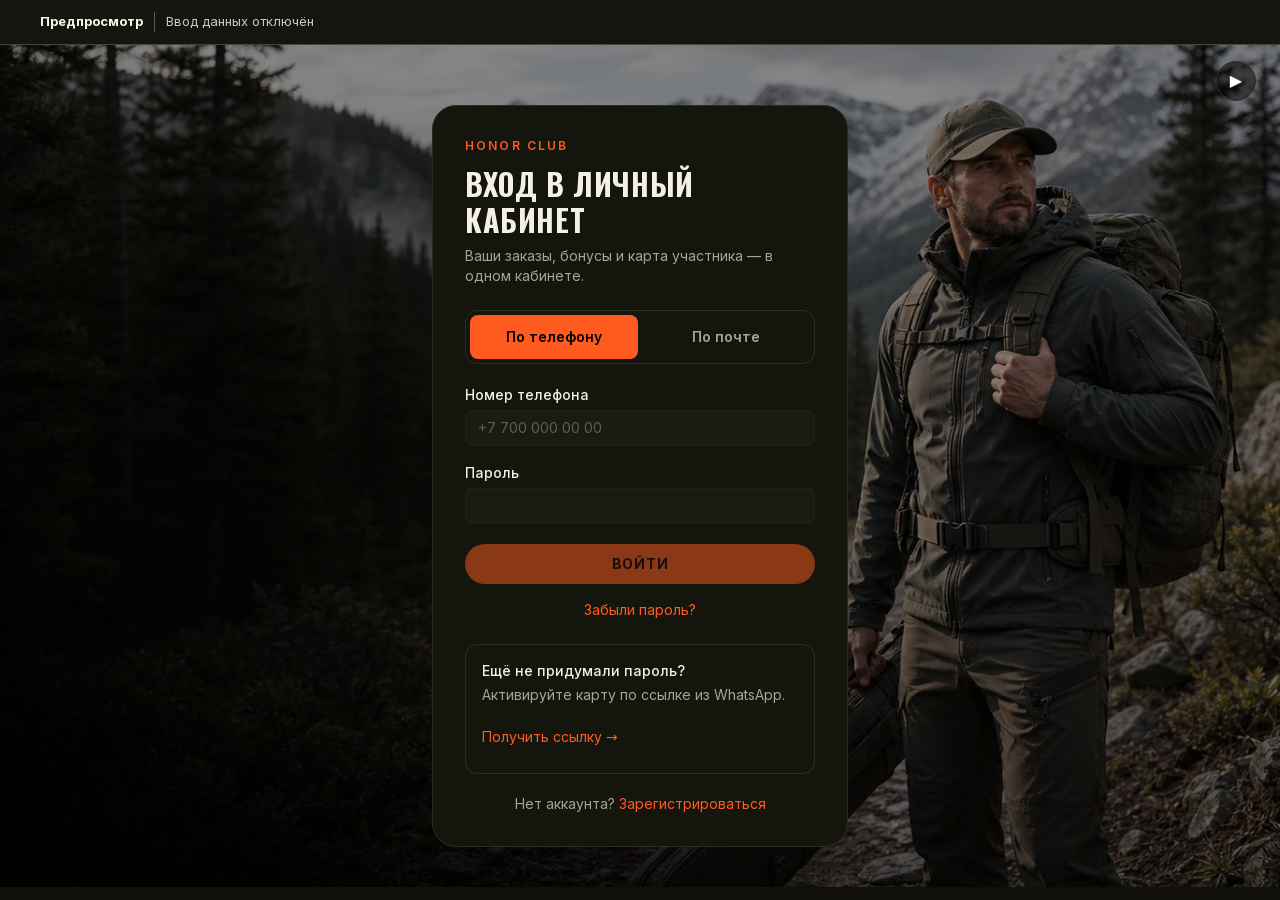
<file: forms/index.html>
<!doctype html>
<html lang="ru" class="dark"><head><meta charset="utf-8"><meta name="viewport" content="width=device-width, initial-scale=1"><meta name="robots" content="noindex,nofollow"><meta name="referrer" content="no-referrer"><meta http-equiv="Content-Security-Policy" content="default-src 'none'; script-src 'self'; style-src 'self'; font-src 'self'; img-src 'self'; media-src 'self'; connect-src 'none'; form-action 'none'; object-src 'none'; base-uri 'none'"><title>Вход в личный кабинет · Предпросмотр HONOR</title><link rel="stylesheet" href="forms.css"><script defer src="video.js"></script></head><body><aside class="preview-note"><b>Предпросмотр</b><span>Ввод данных отключён</span></aside><main><div class="relative isolate min-h-[65svh] overflow-hidden bg-neutral-950 bg-[url('/home/layers-hero.webp')] bg-cover bg-center pt-3 sm:pt-5"><video data-preview-video="" muted="" playsinline="" preload="none" aria-hidden="true" tabindex="-1"></video><div class="absolute top-2 right-3 z-10 flex items-center sm:top-4 sm:right-6"><button type="button" data-playback="" class="flex shrink-0 items-center justify-center rounded-full border border-white/35 bg-black/50 text-white transition-colors hover:bg-black/75 focus-visible:ring-2 focus-visible:ring-white focus-visible:outline-none size-10" aria-label="Включить фоновое видео" aria-pressed="false">▶</button></div><div aria-hidden="true" class="pointer-events-none absolute inset-0 -z-10 bg-black/45"></div><div class="container mx-auto max-w-md px-4 py-10"><div class="rounded-3xl border border-(--color-border) bg-(--color-card) p-6 sm:p-8"><p class="text-xs font-semibold tracking-[.18em] text-(--color-brand)">HONOR CLUB</p><h1 class="font-display mt-3 text-3xl">Вход в личный кабинет</h1><p class="text-muted-foreground mt-2 text-sm">Ваши заказы, бонусы и карта участника — в одном кабинете.</p><nav aria-label="Способ входа" class="mt-6 grid grid-cols-2 gap-1 rounded-xl border border-(--color-border) p-1 text-sm"><a aria-current="page" class="flex min-h-11 items-center justify-center rounded-lg px-2 font-semibold bg-(--color-brand) text-black" href="index.html">По телефону</a><a class="flex min-h-11 items-center justify-center rounded-lg px-2 font-semibold text-muted-foreground" href="email.html">По почте</a></nav><div class="mt-6 space-y-5" role="group"><div class="space-y-2"><label class="flex items-center gap-2 text-sm leading-none font-medium select-none group-data-[disabled=true]:pointer-events-none group-data-[disabled=true]:opacity-50 peer-disabled:cursor-not-allowed peer-disabled:opacity-50" for="phone">Номер телефона</label><input class="border-input selection:bg-primary selection:text-primary-foreground file:text-foreground placeholder:text-muted-foreground dark:bg-input/30 h-9 w-full min-w-0 rounded-md border bg-transparent px-3 py-1 text-base shadow-xs transition-[color,box-shadow] outline-none file:inline-flex file:h-7 file:border-0 file:bg-transparent file:text-sm file:font-medium disabled:pointer-events-none disabled:cursor-not-allowed disabled:opacity-50 md:text-sm focus-visible:border-ring focus-visible:ring-ring/50 focus-visible:ring-[3px] aria-invalid:border-destructive aria-invalid:ring-destructive/20 dark:aria-invalid:ring-destructive/40" autocomplete="off" placeholder="+7 700 000 00 00" id="phone" type="text" disabled="" aria-disabled="true" readonly="" data-1p-ignore="" data-lpignore="true" data-bwignore=""></div><div class="space-y-2"><label class="flex items-center gap-2 text-sm leading-none font-medium select-none group-data-[disabled=true]:pointer-events-none group-data-[disabled=true]:opacity-50 peer-disabled:cursor-not-allowed peer-disabled:opacity-50" for="password">Пароль</label><input class="border-input selection:bg-primary selection:text-primary-foreground file:text-foreground placeholder:text-muted-foreground dark:bg-input/30 h-9 w-full min-w-0 rounded-md border bg-transparent px-3 py-1 text-base shadow-xs transition-[color,box-shadow] outline-none file:inline-flex file:h-7 file:border-0 file:bg-transparent file:text-sm file:font-medium disabled:pointer-events-none disabled:cursor-not-allowed disabled:opacity-50 md:text-sm focus-visible:border-ring focus-visible:ring-ring/50 focus-visible:ring-[3px] aria-invalid:border-destructive aria-invalid:ring-destructive/20 dark:aria-invalid:ring-destructive/40" id="password" autocomplete="off" type="text" disabled="" aria-disabled="true" readonly="" data-1p-ignore="" data-lpignore="true" data-bwignore=""></div><button class="inline-flex shrink-0 items-center justify-center gap-2 rounded-full font-bold tracking-wider uppercase whitespace-nowrap transition-all outline-none focus-visible:border-ring focus-visible:ring-[3px] focus-visible:ring-ring/50 disabled:pointer-events-none disabled:opacity-50 aria-invalid:border-destructive aria-invalid:ring-destructive/20 dark:aria-invalid:ring-destructive/40 [&amp;_svg]:pointer-events-none [&amp;_svg]:shrink-0 [&amp;_svg:not([class*='size-'])]:size-4 bg-(--color-brand) text-(--color-brand-foreground) hover:bg-(--color-brand-hover) h-10 px-6 py-2 text-sm has-[&gt;svg]:px-5 w-full" type="button" aria-busy="false" disabled="" autocomplete="off" aria-disabled="true">Войти</button></div><a class="mt-4 block text-center text-sm text-(--color-brand)" href="recover.html">Забыли пароль?</a><div class="mt-6 rounded-xl border border-(--color-border) p-4 text-sm"><p class="font-medium">Ещё не придумали пароль?</p><p class="text-muted-foreground mt-1">Активируйте карту по ссылке из WhatsApp.</p><a class="mt-3 inline-flex min-h-10 items-center text-(--color-brand)" href="recover.html">Получить ссылку →</a></div><p class="text-muted-foreground mt-5 text-center text-sm">Нет аккаунта? <a class="text-(--color-brand) preview-unavailable" aria-disabled="true" role="link">Зарегистрироваться</a></p></div></div></div></main></body></html>
</file>
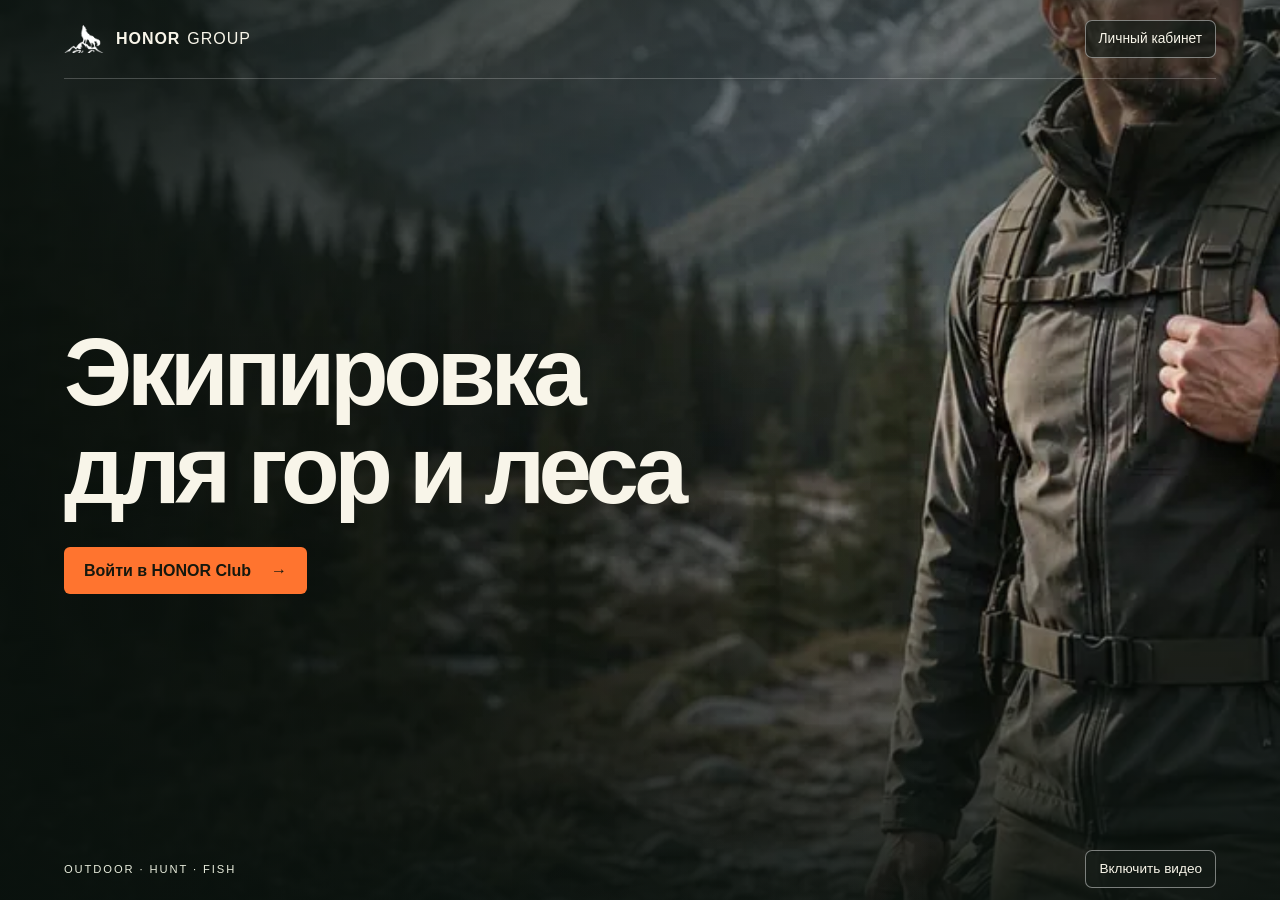
<file: light/index.html>
<!doctype html>
<html lang="ru">
<head>
<meta charset="utf-8">
<meta name="viewport" content="width=device-width,initial-scale=1">
<meta name="robots" content="noindex,nofollow">
<meta name="color-scheme" content="dark">
<meta http-equiv="Content-Security-Policy" content="default-src 'none'; script-src 'self'; style-src 'self'; img-src 'self'; media-src 'self'; connect-src 'none'; form-action 'none'; base-uri 'none'">
<title>HONOR · Главная</title>
<link rel="stylesheet" href="scene.css">
<script src="scene.js" defer></script>
</head>
<body>
<div class="stage">
 <video muted playsinline loop preload="none" poster="mountains.webp" aria-hidden="true"></video>
 <header><a class="brand" href="?" data-screen="home"><img src="../honor-emblem-white.png" alt="">HONOR <span>GROUP</span></a><a class="nav" href="?screen=login" data-screen="login">Личный кабинет</a></header>
 <main>
 <section class="hero" data-panel="home"><h1 tabindex="-1">Экипировка<br>для гор и леса</h1><a class="primary" href="?screen=login" data-screen="login">Войти в HONOR Club <span aria-hidden="true">→</span></a></section>
 <section class="card" data-panel="login" hidden><a href="?" data-screen="home">← В магазин</a><h1 tabindex="-1">Вход в HONOR Club</h1><label>Телефон<input type="text" placeholder="+7 700 000 00 00" disabled></label><label>Пароль<input type="text" placeholder="••••••••" disabled></label><button class="primary" disabled>Войти</button><a href="?screen=recover" data-screen="recover">Забыли пароль?</a><small>Предпросмотр · ввод данных отключён</small></section>
 <section class="card" data-panel="recover" hidden><a href="?screen=login" data-screen="login">← Ко входу</a><h1 tabindex="-1">Восстановить доступ</h1><label>Телефон<input type="text" placeholder="+7 700 000 00 00" disabled></label><button class="primary" disabled>Получить ссылку</button><small>Предпросмотр · ввод данных отключён</small></section>
 </main>
 <footer><span>Outdoor · Hunt · Fish</span><button type="button" class="media" aria-label="Включить видео">Включить видео</button></footer>
</div></body></html>
</file>
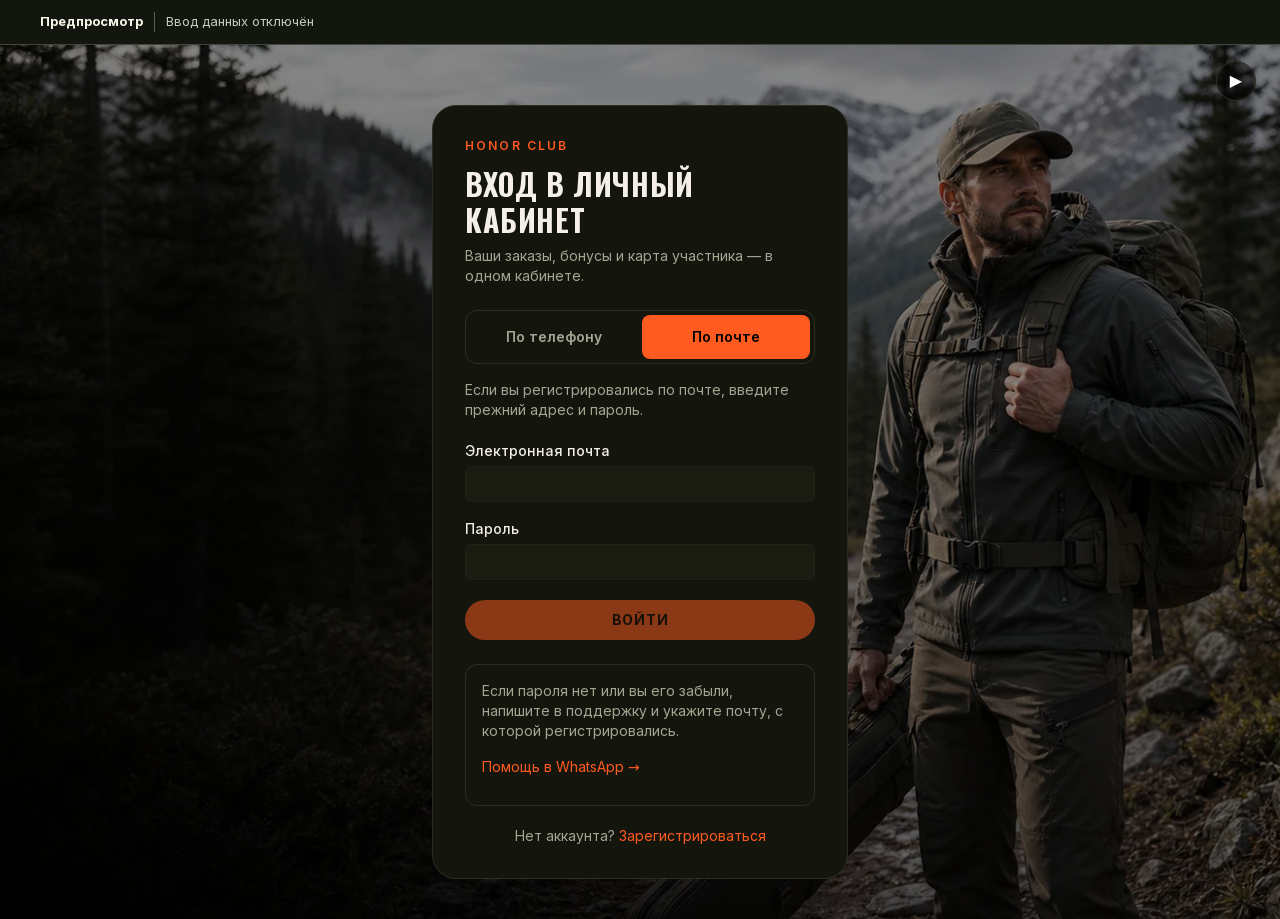
<file: forms/email.html>
<!doctype html>
<html lang="ru" class="dark"><head><meta charset="utf-8"><meta name="viewport" content="width=device-width, initial-scale=1"><meta name="robots" content="noindex,nofollow"><meta name="referrer" content="no-referrer"><meta http-equiv="Content-Security-Policy" content="default-src 'none'; script-src 'self'; style-src 'self'; font-src 'self'; img-src 'self'; media-src 'self'; connect-src 'none'; form-action 'none'; object-src 'none'; base-uri 'none'"><title>Вход в личный кабинет · Предпросмотр HONOR</title><link rel="stylesheet" href="forms.css"><script defer src="video.js"></script></head><body><aside class="preview-note"><b>Предпросмотр</b><span>Ввод данных отключён</span></aside><main><div class="relative isolate min-h-[65svh] overflow-hidden bg-neutral-950 bg-[url('/home/layers-hero.webp')] bg-cover bg-center pt-3 sm:pt-5"><video data-preview-video="" muted="" playsinline="" preload="none" aria-hidden="true" tabindex="-1"></video><div class="absolute top-2 right-3 z-10 flex items-center sm:top-4 sm:right-6"><button type="button" data-playback="" class="flex shrink-0 items-center justify-center rounded-full border border-white/35 bg-black/50 text-white transition-colors hover:bg-black/75 focus-visible:ring-2 focus-visible:ring-white focus-visible:outline-none size-10" aria-label="Включить фоновое видео" aria-pressed="false">▶</button></div><div aria-hidden="true" class="pointer-events-none absolute inset-0 -z-10 bg-black/45"></div><div class="container mx-auto max-w-md px-4 py-10"><div class="rounded-3xl border border-(--color-border) bg-(--color-card) p-6 sm:p-8"><p class="text-xs font-semibold tracking-[.18em] text-(--color-brand)">HONOR CLUB</p><h1 class="font-display mt-3 text-3xl">Вход в личный кабинет</h1><p class="text-muted-foreground mt-2 text-sm">Ваши заказы, бонусы и карта участника — в одном кабинете.</p><nav aria-label="Способ входа" class="mt-6 grid grid-cols-2 gap-1 rounded-xl border border-(--color-border) p-1 text-sm"><a class="flex min-h-11 items-center justify-center rounded-lg px-2 font-semibold text-muted-foreground" href="index.html">По телефону</a><a aria-current="page" class="flex min-h-11 items-center justify-center rounded-lg px-2 font-semibold bg-(--color-brand) text-black" href="email.html">По почте</a></nav><p class="text-muted-foreground mt-4 text-sm">Если вы регистрировались по почте, введите прежний адрес и пароль.</p><div class="mt-6 space-y-5" role="group"><div class="space-y-2"><label class="flex items-center gap-2 text-sm leading-none font-medium select-none group-data-[disabled=true]:pointer-events-none group-data-[disabled=true]:opacity-50 peer-disabled:cursor-not-allowed peer-disabled:opacity-50" for="email">Электронная почта</label><input class="border-input selection:bg-primary selection:text-primary-foreground file:text-foreground placeholder:text-muted-foreground dark:bg-input/30 h-9 w-full min-w-0 rounded-md border bg-transparent px-3 py-1 text-base shadow-xs transition-[color,box-shadow] outline-none file:inline-flex file:h-7 file:border-0 file:bg-transparent file:text-sm file:font-medium disabled:pointer-events-none disabled:cursor-not-allowed disabled:opacity-50 md:text-sm focus-visible:border-ring focus-visible:ring-ring/50 focus-visible:ring-[3px] aria-invalid:border-destructive aria-invalid:ring-destructive/20 dark:aria-invalid:ring-destructive/40" id="email" autocomplete="off" type="text" disabled="" aria-disabled="true" readonly="" data-1p-ignore="" data-lpignore="true" data-bwignore=""></div><div class="space-y-2"><label class="flex items-center gap-2 text-sm leading-none font-medium select-none group-data-[disabled=true]:pointer-events-none group-data-[disabled=true]:opacity-50 peer-disabled:cursor-not-allowed peer-disabled:opacity-50" for="password">Пароль</label><input class="border-input selection:bg-primary selection:text-primary-foreground file:text-foreground placeholder:text-muted-foreground dark:bg-input/30 h-9 w-full min-w-0 rounded-md border bg-transparent px-3 py-1 text-base shadow-xs transition-[color,box-shadow] outline-none file:inline-flex file:h-7 file:border-0 file:bg-transparent file:text-sm file:font-medium disabled:pointer-events-none disabled:cursor-not-allowed disabled:opacity-50 md:text-sm focus-visible:border-ring focus-visible:ring-ring/50 focus-visible:ring-[3px] aria-invalid:border-destructive aria-invalid:ring-destructive/20 dark:aria-invalid:ring-destructive/40" id="password" autocomplete="off" type="text" disabled="" aria-disabled="true" readonly="" data-1p-ignore="" data-lpignore="true" data-bwignore=""></div><button class="inline-flex shrink-0 items-center justify-center gap-2 rounded-full font-bold tracking-wider uppercase whitespace-nowrap transition-all outline-none focus-visible:border-ring focus-visible:ring-[3px] focus-visible:ring-ring/50 disabled:pointer-events-none disabled:opacity-50 aria-invalid:border-destructive aria-invalid:ring-destructive/20 dark:aria-invalid:ring-destructive/40 [&amp;_svg]:pointer-events-none [&amp;_svg]:shrink-0 [&amp;_svg:not([class*='size-'])]:size-4 bg-(--color-brand) text-(--color-brand-foreground) hover:bg-(--color-brand-hover) h-10 px-6 py-2 text-sm has-[&gt;svg]:px-5 w-full" type="button" aria-busy="false" disabled="" autocomplete="off" aria-disabled="true">Войти</button></div><div class="mt-6 rounded-xl border border-(--color-border) p-4 text-sm"><p class="text-muted-foreground">Если пароля нет или вы его забыли, напишите в поддержку и укажите почту, с которой регистрировались.</p><a class="mt-1 inline-flex min-h-11 items-center text-(--color-brand) preview-unavailable" aria-disabled="true" role="link">Помощь в WhatsApp →</a></div><p class="text-muted-foreground mt-5 text-center text-sm">Нет аккаунта? <a class="text-(--color-brand) preview-unavailable" aria-disabled="true" role="link">Зарегистрироваться</a></p></div></div></div></main></body></html>
</file>
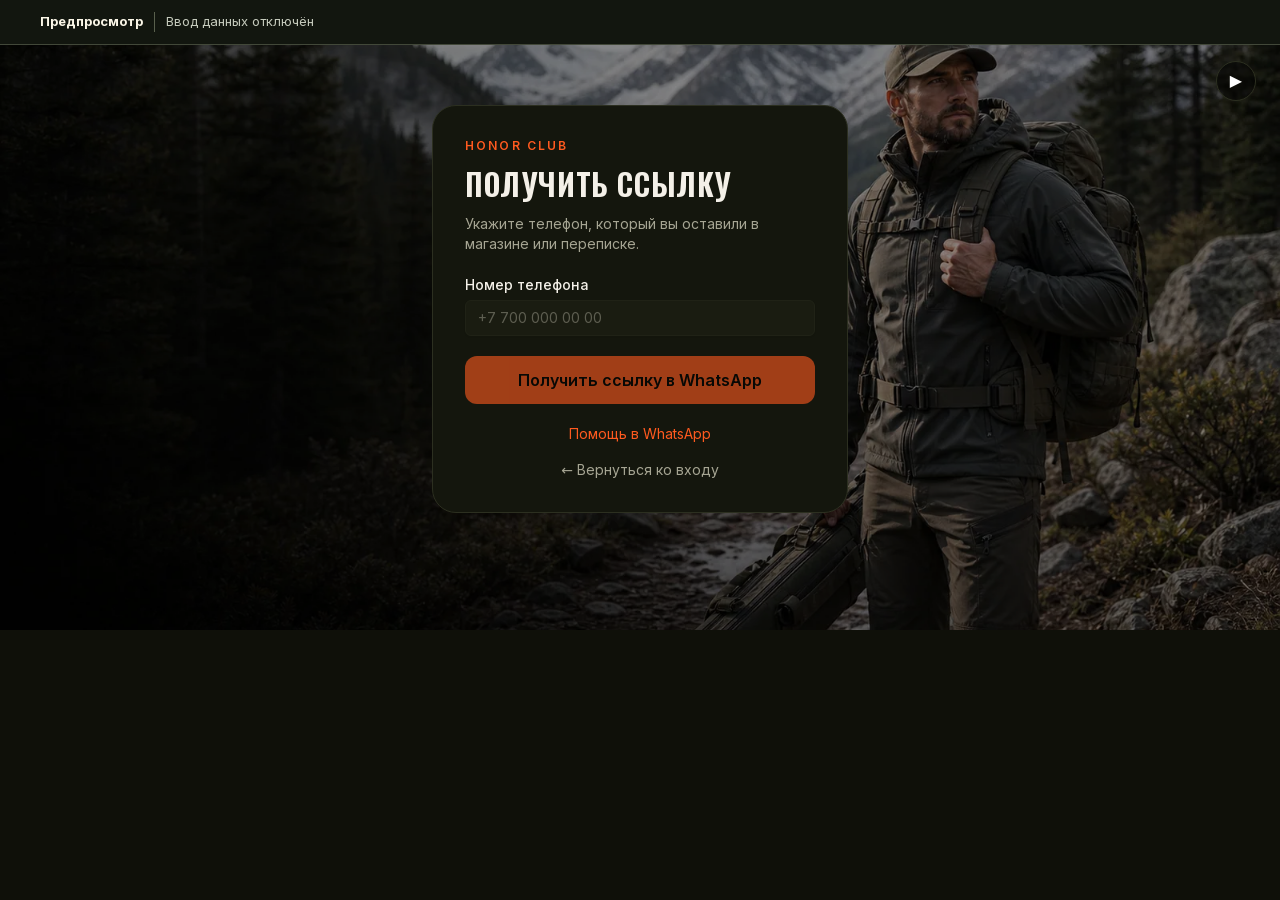
<file: forms/recover-email.html>
<!doctype html>
<html lang="ru" class="dark"><head><meta charset="utf-8"><meta name="viewport" content="width=device-width, initial-scale=1"><meta name="robots" content="noindex,nofollow"><meta name="referrer" content="no-referrer"><meta http-equiv="Content-Security-Policy" content="default-src 'none'; script-src 'self'; style-src 'self'; font-src 'self'; img-src 'self'; media-src 'self'; connect-src 'none'; form-action 'none'; object-src 'none'; base-uri 'none'"><title>Получить ссылку · Предпросмотр HONOR</title><link rel="stylesheet" href="forms.css"><script defer src="video.js"></script></head><body><aside class="preview-note"><b>Предпросмотр</b><span>Ввод данных отключён</span></aside><main><div class="relative isolate min-h-[65svh] overflow-hidden bg-neutral-950 bg-[url('/home/layers-hero.webp')] bg-cover bg-center pt-3 sm:pt-5"><video data-preview-video="" muted="" playsinline="" preload="none" aria-hidden="true" tabindex="-1"></video><div class="absolute top-2 right-3 z-10 flex items-center sm:top-4 sm:right-6"><button type="button" data-playback="" class="flex shrink-0 items-center justify-center rounded-full border border-white/35 bg-black/50 text-white transition-colors hover:bg-black/75 focus-visible:ring-2 focus-visible:ring-white focus-visible:outline-none size-10" aria-label="Включить фоновое видео" aria-pressed="false">▶</button></div><div aria-hidden="true" class="pointer-events-none absolute inset-0 -z-10 bg-black/45"></div><div class="container mx-auto max-w-md px-4 py-10"><div class="rounded-3xl border border-(--color-border) bg-(--color-card) p-6 sm:p-8"><p class="text-xs font-semibold tracking-[.18em] text-(--color-brand)">HONOR CLUB</p><div><h1 class="font-display mt-3 text-3xl">Получить ссылку</h1><p class="text-muted-foreground mt-3 text-sm">Укажите телефон, который вы оставили в магазине или переписке.</p><div class="mt-6 space-y-5" role="group"><div class="space-y-2"><label class="flex items-center gap-2 text-sm leading-none font-medium select-none group-data-[disabled=true]:pointer-events-none group-data-[disabled=true]:opacity-50 peer-disabled:cursor-not-allowed peer-disabled:opacity-50" for="recovery-phone">Номер телефона</label><input class="border-input selection:bg-primary selection:text-primary-foreground file:text-foreground placeholder:text-muted-foreground dark:bg-input/30 h-9 w-full min-w-0 rounded-md border bg-transparent px-3 py-1 text-base shadow-xs transition-[color,box-shadow] outline-none file:inline-flex file:h-7 file:border-0 file:bg-transparent file:text-sm file:font-medium disabled:pointer-events-none disabled:cursor-not-allowed disabled:opacity-50 md:text-sm focus-visible:border-ring focus-visible:ring-ring/50 focus-visible:ring-[3px] aria-invalid:border-destructive aria-invalid:ring-destructive/20 dark:aria-invalid:ring-destructive/40" autocomplete="off" placeholder="+7 700 000 00 00" id="recovery-phone" type="text" disabled="" aria-disabled="true" readonly="" data-1p-ignore="" data-lpignore="true" data-bwignore=""></div><button type="button" class="flex min-h-12 w-full items-center justify-center rounded-xl bg-(--color-brand) px-4 font-semibold text-black disabled:opacity-60" disabled="" autocomplete="off" aria-disabled="true">Получить ссылку в WhatsApp</button></div><p class="mt-5 text-center text-sm"><a class="text-(--color-brand) preview-unavailable" aria-disabled="true" role="link">Помощь в WhatsApp</a></p><a class="text-muted-foreground mt-4 block text-center text-sm" href="email.html">← Вернуться ко входу</a></div></div></div></div></main></body></html>
</file>
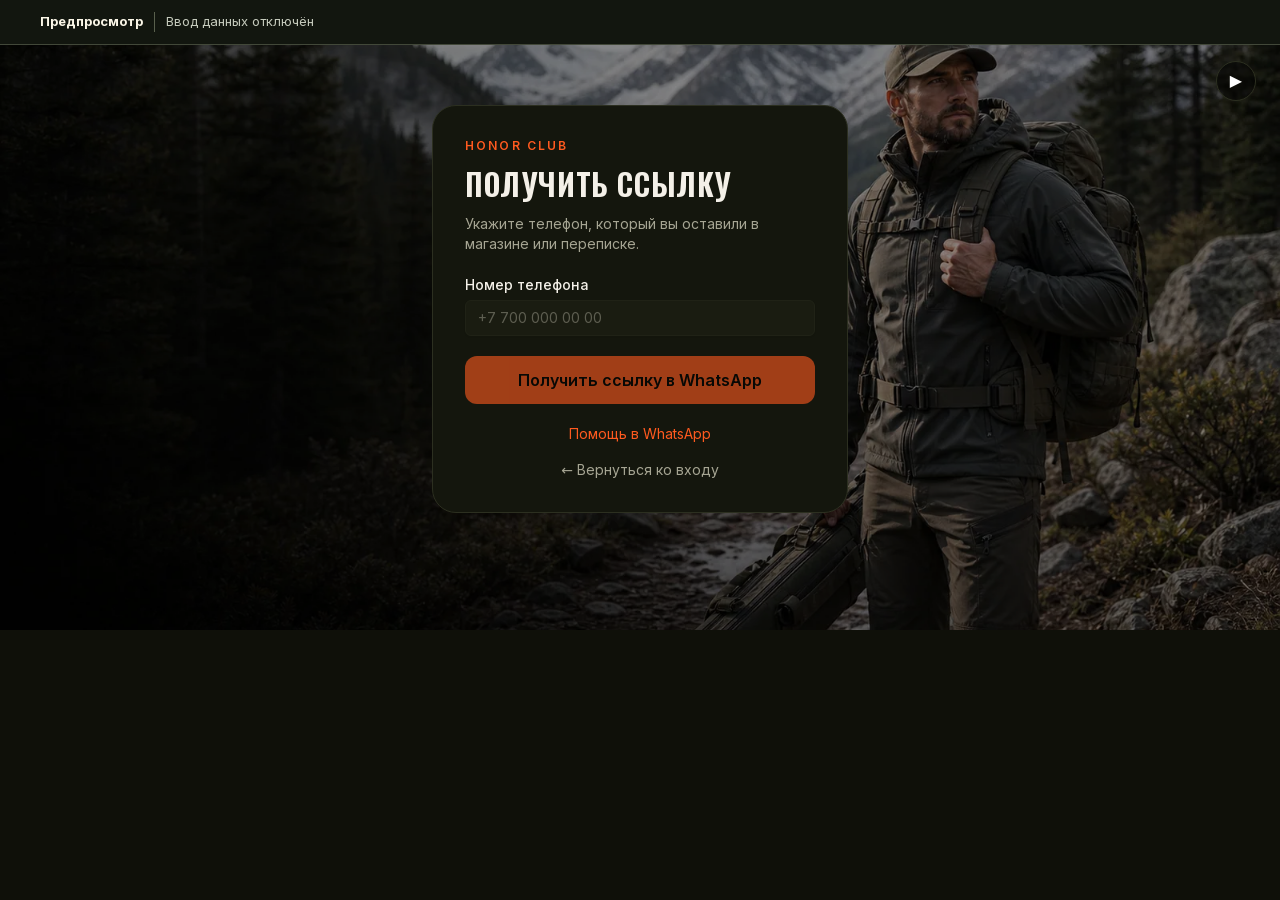
<file: forms/recover.html>
<!doctype html>
<html lang="ru" class="dark"><head><meta charset="utf-8"><meta name="viewport" content="width=device-width, initial-scale=1"><meta name="robots" content="noindex,nofollow"><meta name="referrer" content="no-referrer"><meta http-equiv="Content-Security-Policy" content="default-src 'none'; script-src 'self'; style-src 'self'; font-src 'self'; img-src 'self'; media-src 'self'; connect-src 'none'; form-action 'none'; object-src 'none'; base-uri 'none'"><title>Получить ссылку · Предпросмотр HONOR</title><link rel="stylesheet" href="forms.css"><script defer src="video.js"></script></head><body><aside class="preview-note"><b>Предпросмотр</b><span>Ввод данных отключён</span></aside><main><div class="relative isolate min-h-[65svh] overflow-hidden bg-neutral-950 bg-[url('/home/layers-hero.webp')] bg-cover bg-center pt-3 sm:pt-5"><video data-preview-video="" muted="" playsinline="" preload="none" aria-hidden="true" tabindex="-1"></video><div class="absolute top-2 right-3 z-10 flex items-center sm:top-4 sm:right-6"><button type="button" data-playback="" class="flex shrink-0 items-center justify-center rounded-full border border-white/35 bg-black/50 text-white transition-colors hover:bg-black/75 focus-visible:ring-2 focus-visible:ring-white focus-visible:outline-none size-10" aria-label="Включить фоновое видео" aria-pressed="false">▶</button></div><div aria-hidden="true" class="pointer-events-none absolute inset-0 -z-10 bg-black/45"></div><div class="container mx-auto max-w-md px-4 py-10"><div class="rounded-3xl border border-(--color-border) bg-(--color-card) p-6 sm:p-8"><p class="text-xs font-semibold tracking-[.18em] text-(--color-brand)">HONOR CLUB</p><div><h1 class="font-display mt-3 text-3xl">Получить ссылку</h1><p class="text-muted-foreground mt-3 text-sm">Укажите телефон, который вы оставили в магазине или переписке.</p><div class="mt-6 space-y-5" role="group"><div class="space-y-2"><label class="flex items-center gap-2 text-sm leading-none font-medium select-none group-data-[disabled=true]:pointer-events-none group-data-[disabled=true]:opacity-50 peer-disabled:cursor-not-allowed peer-disabled:opacity-50" for="recovery-phone">Номер телефона</label><input class="border-input selection:bg-primary selection:text-primary-foreground file:text-foreground placeholder:text-muted-foreground dark:bg-input/30 h-9 w-full min-w-0 rounded-md border bg-transparent px-3 py-1 text-base shadow-xs transition-[color,box-shadow] outline-none file:inline-flex file:h-7 file:border-0 file:bg-transparent file:text-sm file:font-medium disabled:pointer-events-none disabled:cursor-not-allowed disabled:opacity-50 md:text-sm focus-visible:border-ring focus-visible:ring-ring/50 focus-visible:ring-[3px] aria-invalid:border-destructive aria-invalid:ring-destructive/20 dark:aria-invalid:ring-destructive/40" autocomplete="off" placeholder="+7 700 000 00 00" id="recovery-phone" type="text" disabled="" aria-disabled="true" readonly="" data-1p-ignore="" data-lpignore="true" data-bwignore=""></div><button type="button" class="flex min-h-12 w-full items-center justify-center rounded-xl bg-(--color-brand) px-4 font-semibold text-black disabled:opacity-60" disabled="" autocomplete="off" aria-disabled="true">Получить ссылку в WhatsApp</button></div><p class="mt-5 text-center text-sm"><a class="text-(--color-brand) preview-unavailable" aria-disabled="true" role="link">Помощь в WhatsApp</a></p><a class="text-muted-foreground mt-4 block text-center text-sm" href="index.html">← Вернуться ко входу</a></div></div></div></div></main></body></html>
</file>
<file: forms/forms.css>
@font-face {
  font-family: 'Oswald';
  font-style: normal;
  font-weight: 200 700;
  font-display: swap;
  src: url(../assets/next/media/3b2a65bc67cf51e8-s.p.woff2) format('woff2');
  unicode-range: U+0301, U+0400-045F, U+0490-0491, U+04B0-04B1, U+2116;
}
@font-face {
  font-family: 'Oswald';
  font-style: normal;
  font-weight: 200 700;
  font-display: swap;
  src: url(../assets/next/media/7f06be3f780a819a-s.p.woff2) format('woff2');
  unicode-range: U+0000-00FF, U+0131, U+0152-0153, U+02BB-02BC, U+02C6, U+02DA, U+02DC, U+0304, U+0308, U+0329, U+2000-206F, U+20AC, U+2122, U+2191, U+2193, U+2212, U+2215, U+FEFF, U+FFFD;
}
@font-face {
  font-family: 'Inter';
  font-style: normal;
  font-weight: 100 900;
  font-display: swap;
  src: url(../assets/next/media/21350d82a1f187e9-s.p.woff2) format('woff2');
  unicode-range: U+0301, U+0400-045F, U+0490-0491, U+04B0-04B1, U+2116;
}
@font-face {
  font-family: 'Inter';
  font-style: normal;
  font-weight: 100 900;
  font-display: swap;
  src: url(../assets/next/media/e4af272ccee01ff0-s.p.woff2) format('woff2');
  unicode-range: U+0000-00FF, U+0131, U+0152-0153, U+02BB-02BC, U+02C6, U+02DA, U+02DC, U+0304, U+0308, U+0329, U+2000-206F, U+20AC, U+2122, U+2191, U+2193, U+2212, U+2215, U+FEFF, U+FFFD;
}
/*! tailwindcss v4.3.0 | MIT License | https://tailwindcss.com */
@layer properties{@supports (((-webkit-hyphens:none)) and (not (margin-trim:inline))) or ((-moz-orient:inline) and (not (color:rgb(from red r g b)))){*,:before,:after,::backdrop{--tw-translate-x:0;--tw-translate-y:0;--tw-translate-z:0;--tw-space-y-reverse:0;--tw-border-style:solid;--tw-leading:initial;--tw-font-weight:initial;--tw-tracking:initial;--tw-shadow:0 0 #0000;--tw-shadow-color:initial;--tw-shadow-alpha:100%;--tw-inset-shadow:0 0 #0000;--tw-inset-shadow-color:initial;--tw-inset-shadow-alpha:100%;--tw-ring-color:initial;--tw-ring-shadow:0 0 #0000;--tw-inset-ring-color:initial;--tw-inset-ring-shadow:0 0 #0000;--tw-ring-inset:initial;--tw-ring-offset-width:0px;--tw-ring-offset-color:#fff;--tw-ring-offset-shadow:0 0 #0000;--tw-outline-style:solid;--tw-backdrop-blur:initial;--tw-backdrop-brightness:initial;--tw-backdrop-contrast:initial;--tw-backdrop-grayscale:initial;--tw-backdrop-hue-rotate:initial;--tw-backdrop-invert:initial;--tw-backdrop-opacity:initial;--tw-backdrop-saturate:initial;--tw-backdrop-sepia:initial;--tw-duration:initial;--tw-ease:initial;--tw-content:""}}}@layer theme{:root,:host{--font-sans:var(--font-inter), "Inter", system-ui, -apple-system, sans-serif;--font-mono:var(--font-jetbrains), "JetBrains Mono", var(--font-inter), ui-monospace, monospace;--color-red-400:oklch(70.4% .191 22.216);--color-neutral-950:oklch(14.5% 0 0);--color-black:#000;--color-white:#fff;--spacing:.25rem;--container-sm:24rem;--container-md:28rem;--container-lg:32rem;--text-xs:.75rem;--text-xs--line-height:calc(1 / .75);--text-sm:.875rem;--text-sm--line-height:calc(1.25 / .875);--text-base:1rem;--text-base--line-height:calc(1.5 / 1);--text-lg:1.125rem;--text-lg--line-height:calc(1.75 / 1.125);--text-3xl:1.875rem;--text-3xl--line-height:calc(2.25 / 1.875);--font-weight-medium:500;--font-weight-semibold:600;--font-weight-bold:700;--tracking-normal:0em;--tracking-wider:.05em;--tracking-widest:.1em;--leading-tight:1.25;--leading-relaxed:1.625;--radius-xs:.125rem;--radius-sm:.25rem;--radius-md:.375rem;--radius-lg:.5rem;--radius-xl:.75rem;--radius-3xl:1.5rem;--ease-in-out:cubic-bezier(.4, 0, .2, 1);--animate-spin:spin 1s linear infinite;--animate-pulse:pulse 2s cubic-bezier(.4, 0, .6, 1) infinite;--default-transition-duration:.15s;--default-transition-timing-function:cubic-bezier(.4, 0, .2, 1);--default-font-family:var(--font-sans);--default-mono-font-family:var(--font-mono);--radius:.625rem;--color-background:#0f1009;--color-foreground:#eceadc;--color-muted:#1b1d12;--color-muted-foreground:#a6a593;--color-border:#2c2f20;--color-brand:#ff5a1f;--color-brand-hover:#ff7338;--color-brand-foreground:#1a0c04;--color-card:#14160d;--color-popover:#181a10;--color-popover-foreground:#eceadc;--color-primary:#eceadc;--color-primary-foreground:#0f1009;--color-secondary:#23261a;--color-secondary-foreground:#eceadc;--color-accent:#23261a;--color-accent-foreground:#eceadc;--color-destructive:#ff6b62;--color-destructive-foreground:#1a0606;--color-input:#3c402c;--color-ring:#ff5a1f;--color-bg:#0f1009;--font-display:var(--font-oswald), "Oswald", var(--font-inter), "Inter", system-ui, sans-serif;--border-title:2px solid var(--color-foreground);--color-club-bg:#f4f2ef}}@layer base{*,:after,:before,::backdrop{box-sizing:border-box;border:0 solid;margin:0;padding:0}::file-selector-button{box-sizing:border-box;border:0 solid;margin:0;padding:0}html,:host{-webkit-text-size-adjust:100%;tab-size:4;line-height:1.5;font-family:var(--default-font-family,ui-sans-serif, system-ui, sans-serif, "Apple Color Emoji", "Segoe UI Emoji", "Segoe UI Symbol", "Noto Color Emoji");font-feature-settings:var(--default-font-feature-settings,normal);font-variation-settings:var(--default-font-variation-settings,normal);-webkit-tap-highlight-color:transparent}hr{height:0;color:inherit;border-top-width:1px}abbr:where([title]){-webkit-text-decoration:underline dotted;text-decoration:underline dotted}h1,h2,h3,h4,h5,h6{font-size:inherit;font-weight:inherit}a{color:inherit;-webkit-text-decoration:inherit;-webkit-text-decoration:inherit;-webkit-text-decoration:inherit;text-decoration:inherit}b,strong{font-weight:bolder}code,kbd,samp,pre{font-family:var(--default-mono-font-family,ui-monospace, SFMono-Regular, Menlo, Monaco, Consolas, "Liberation Mono", "Courier New", monospace);font-feature-settings:var(--default-mono-font-feature-settings,normal);font-variation-settings:var(--default-mono-font-variation-settings,normal);font-size:1em}small{font-size:80%}sub,sup{vertical-align:baseline;font-size:75%;line-height:0;position:relative}sub{bottom:-.25em}sup{top:-.5em}table{text-indent:0;border-color:inherit;border-collapse:collapse}:-moz-focusring{outline:auto}progress{vertical-align:baseline}summary{display:list-item}ol,ul,menu{list-style:none}img,svg,video,canvas,audio,iframe,embed,object{vertical-align:middle;display:block}img,video{max-width:100%;height:auto}button,input,select,optgroup,textarea{font:inherit;font-feature-settings:inherit;font-variation-settings:inherit;letter-spacing:inherit;color:inherit;opacity:1;background-color:#0000;border-radius:0}::file-selector-button{font:inherit;font-feature-settings:inherit;font-variation-settings:inherit;letter-spacing:inherit;color:inherit;opacity:1;background-color:#0000;border-radius:0}:where(select:is([multiple],[size])) optgroup{font-weight:bolder}:where(select:is([multiple],[size])) optgroup option{padding-inline-start:20px}::file-selector-button{margin-inline-end:4px}::placeholder{opacity:1}@supports (not ((-webkit-appearance:-apple-pay-button))) or (contain-intrinsic-size:1px){::placeholder{color:currentColor}@supports (color:color-mix(in lab, red, red)){::placeholder{color:color-mix(in oklab, currentcolor 50%, transparent)}}}textarea{resize:vertical}::-webkit-search-decoration{-webkit-appearance:none}::-webkit-date-and-time-value{min-height:1lh;text-align:inherit}::-webkit-datetime-edit{display:inline-flex}::-webkit-datetime-edit-fields-wrapper{padding:0}::-webkit-datetime-edit{padding-block:0}::-webkit-datetime-edit-year-field{padding-block:0}::-webkit-datetime-edit-month-field{padding-block:0}::-webkit-datetime-edit-day-field{padding-block:0}::-webkit-datetime-edit-hour-field{padding-block:0}::-webkit-datetime-edit-minute-field{padding-block:0}::-webkit-datetime-edit-second-field{padding-block:0}::-webkit-datetime-edit-millisecond-field{padding-block:0}::-webkit-datetime-edit-meridiem-field{padding-block:0}::-webkit-calendar-picker-indicator{line-height:1}:-moz-ui-invalid{box-shadow:none}button,input:where([type=button],[type=reset],[type=submit]){appearance:button}::file-selector-button{appearance:button}::-webkit-inner-spin-button{height:auto}::-webkit-outer-spin-button{height:auto}[hidden]:where(:not([hidden=until-found])){display:none!important}}@layer components;@layer utilities{.pointer-events-none{pointer-events:none}.visible{visibility:visible}.sr-only{clip-path:inset(50%);white-space:nowrap;border-width:0;width:1px;height:1px;margin:-1px;padding:0;position:absolute;overflow:hidden}.absolute{position:absolute}.fixed{position:fixed}.relative{position:relative}.inset-0{inset:calc(var(--spacing) * 0)}.inset-x-0{inset-inline:calc(var(--spacing) * 0)}.inset-y-0{inset-block:calc(var(--spacing) * 0)}.top-0{top:calc(var(--spacing) * 0)}.top-1\/2{top:50%}.top-2{top:calc(var(--spacing) * 2)}.top-3{top:calc(var(--spacing) * 3)}.top-4{top:calc(var(--spacing) * 4)}.top-\[50\%\]{top:50%}.right-0{right:calc(var(--spacing) * 0)}.right-2{right:calc(var(--spacing) * 2)}.right-3{right:calc(var(--spacing) * 3)}.right-4{right:calc(var(--spacing) * 4)}.bottom-0{bottom:calc(var(--spacing) * 0)}.left-0{left:calc(var(--spacing) * 0)}.left-1\/2{left:50%}.left-2{left:calc(var(--spacing) * 2)}.left-\[50\%\]{left:50%}.isolate{isolation:isolate}.-z-10{z-index:calc(10 * -1)}.-z-20{z-index:calc(20 * -1)}.-z-30{z-index:calc(30 * -1)}.z-10{z-index:10}.z-50{z-index:50}.container{width:100%}@media (min-width:40rem){.container{max-width:40rem}}@media (min-width:48rem){.container{max-width:48rem}}@media (min-width:64rem){.container{max-width:64rem}}@media (min-width:80rem){.container{max-width:80rem}}@media (min-width:96rem){.container{max-width:96rem}}.container{width:100%;max-width:1200px;margin-inline:auto}.-mx-1{margin-inline:calc(var(--spacing) * -1)}.mx-auto{margin-inline:auto}.my-1{margin-block:calc(var(--spacing) * 1)}.mt-1{margin-top:calc(var(--spacing) * 1)}.mt-2{margin-top:calc(var(--spacing) * 2)}.mt-3{margin-top:calc(var(--spacing) * 3)}.mt-4{margin-top:calc(var(--spacing) * 4)}.mt-5{margin-top:calc(var(--spacing) * 5)}.mt-6{margin-top:calc(var(--spacing) * 6)}.mt-auto{margin-top:auto}.ml-auto{margin-left:auto}.block{display:block}.flex{display:flex}.grid{display:grid}.hidden{display:none}.inline-flex{display:inline-flex}.field-sizing-content{field-sizing:content}.aspect-square{aspect-ratio:1}.size-2{width:calc(var(--spacing) * 2);height:calc(var(--spacing) * 2)}.size-3\.5{width:calc(var(--spacing) * 3.5);height:calc(var(--spacing) * 3.5)}.size-4{width:calc(var(--spacing) * 4);height:calc(var(--spacing) * 4)}.size-6{width:calc(var(--spacing) * 6);height:calc(var(--spacing) * 6)}.size-8{width:calc(var(--spacing) * 8);height:calc(var(--spacing) * 8)}.size-9{width:calc(var(--spacing) * 9);height:calc(var(--spacing) * 9)}.size-10{width:calc(var(--spacing) * 10);height:calc(var(--spacing) * 10)}.h-6{height:calc(var(--spacing) * 6)}.h-8{height:calc(var(--spacing) * 8)}.h-9{height:calc(var(--spacing) * 9)}.h-10{height:calc(var(--spacing) * 10)}.h-12{height:calc(var(--spacing) * 12)}.h-\[calc\(100\%-1px\)\]{height:calc(100% - 1px)}.h-\[var\(--radix-select-trigger-height\)\]{height:var(--radix-select-trigger-height)}.h-auto{height:auto}.h-full{height:100%}.h-px{height:1px}.max-h-\(--radix-dropdown-menu-content-available-height\){max-height:var(--radix-dropdown-menu-content-available-height)}.max-h-\(--radix-select-content-available-height\){max-height:var(--radix-select-content-available-height)}.min-h-10{min-height:calc(var(--spacing) * 10)}.min-h-11{min-height:calc(var(--spacing) * 11)}.min-h-12{min-height:calc(var(--spacing) * 12)}.min-h-16{min-height:calc(var(--spacing) * 16)}.min-h-\[65svh\]{min-height:65svh}.w-3\/4{width:75%}.w-fit{width:fit-content}.w-full{width:100%}.max-w-32{max-width:calc(var(--spacing) * 32)}.max-w-\[calc\(100\%-1\.5rem\)\]{max-width:calc(100% - 1.5rem)}.max-w-\[calc\(100\%-2rem\)\]{max-width:calc(100% - 2rem)}.max-w-md{max-width:var(--container-md)}.min-w-0{min-width:calc(var(--spacing) * 0)}.min-w-\[8rem\]{min-width:8rem}.min-w-\[var\(--radix-select-trigger-width\)\]{min-width:var(--radix-select-trigger-width)}.flex-1{flex:1}.shrink-0{flex-shrink:0}.origin-\(--radix-dropdown-menu-content-transform-origin\){transform-origin:var(--radix-dropdown-menu-content-transform-origin)}.origin-\(--radix-select-content-transform-origin\){transform-origin:var(--radix-select-content-transform-origin)}.-translate-x-1\/2{--tw-translate-x:calc(calc(1 / 2 * 100%) * -1);translate:var(--tw-translate-x) var(--tw-translate-y)}.translate-x-\[-50\%\]{--tw-translate-x:-50%;translate:var(--tw-translate-x) var(--tw-translate-y)}.-translate-y-1\/2{--tw-translate-y:calc(calc(1 / 2 * 100%) * -1);translate:var(--tw-translate-x) var(--tw-translate-y)}.translate-y-0\.5{--tw-translate-y:calc(var(--spacing) * .5);translate:var(--tw-translate-x) var(--tw-translate-y)}.translate-y-\[-50\%\]{--tw-translate-y:-50%;translate:var(--tw-translate-x) var(--tw-translate-y)}.animate-pulse{animation:var(--animate-pulse)}.animate-spin{animation:var(--animate-spin)}.cursor-default{cursor:default}.scroll-my-1{scroll-margin-block:calc(var(--spacing) * 1)}.grid-cols-2{grid-template-columns:repeat(2,minmax(0,1fr))}.flex-col{flex-direction:column}.flex-col-reverse{flex-direction:column-reverse}.place-content-center{place-content:center}.items-center{align-items:center}.items-start{align-items:flex-start}.justify-between{justify-content:space-between}.justify-center{justify-content:center}.gap-1{gap:calc(var(--spacing) * 1)}.gap-1\.5{gap:calc(var(--spacing) * 1.5)}.gap-2{gap:calc(var(--spacing) * 2)}.gap-3{gap:calc(var(--spacing) * 3)}.gap-4{gap:calc(var(--spacing) * 4)}:where(.space-y-2>:not(:last-child)){--tw-space-y-reverse:0;margin-block-start:calc(calc(var(--spacing) * 2) * var(--tw-space-y-reverse));margin-block-end:calc(calc(var(--spacing) * 2) * calc(1 - var(--tw-space-y-reverse)))}:where(.space-y-5>:not(:last-child)){--tw-space-y-reverse:0;margin-block-start:calc(calc(var(--spacing) * 5) * var(--tw-space-y-reverse));margin-block-end:calc(calc(var(--spacing) * 5) * calc(1 - var(--tw-space-y-reverse)))}.overflow-hidden{overflow:hidden}.overflow-x-hidden{overflow-x:hidden}.overflow-y-auto{overflow-y:auto}.rounded-3xl{border-radius:var(--radius-3xl)}.rounded-\[4px\]{border-radius:4px}.rounded-full{border-radius:3.40282e38px}.rounded-lg{border-radius:var(--radius-lg)}.rounded-md{border-radius:var(--radius-md)}.rounded-sm{border-radius:var(--radius-sm)}.rounded-xl{border-radius:var(--radius-xl)}.rounded-xs{border-radius:var(--radius-xs)}.border{border-style:var(--tw-border-style);border-width:1px}.border-t{border-top-style:var(--tw-border-style);border-top-width:1px}.border-r{border-right-style:var(--tw-border-style);border-right-width:1px}.border-b{border-bottom-style:var(--tw-border-style);border-bottom-width:1px}.border-l{border-left-style:var(--tw-border-style);border-left-width:1px}.border-\(--color-border\){border-color:var(--color-border)}.border-\(--color-foreground\){border-color:var(--color-foreground)}.border-border{border-color:var(--color-border)}.border-input{border-color:var(--color-input)}.border-transparent{border-color:#0000}.border-white\/35{border-color:#ffffff59}@supports (color:color-mix(in lab, red, red)){.border-white\/35{border-color:color-mix(in oklab, var(--color-white) 35%, transparent)}}.bg-\(--color-brand\){background-color:var(--color-brand)}.bg-\(--color-card\){background-color:var(--color-card)}.bg-accent{background-color:var(--color-accent)}.bg-background{background-color:var(--color-background)}.bg-black{background-color:var(--color-black)}.bg-black\/45{background-color:#00000073}@supports (color:color-mix(in lab, red, red)){.bg-black\/45{background-color:color-mix(in oklab, var(--color-black) 45%, transparent)}}.bg-black\/50{background-color:#00000080}@supports (color:color-mix(in lab, red, red)){.bg-black\/50{background-color:color-mix(in oklab, var(--color-black) 50%, transparent)}}.bg-black\/70{background-color:#000000b3}@supports (color:color-mix(in lab, red, red)){.bg-black\/70{background-color:color-mix(in oklab, var(--color-black) 70%, transparent)}}.bg-border{background-color:var(--color-border)}.bg-destructive{background-color:var(--color-destructive)}.bg-muted{background-color:var(--color-muted)}.bg-neutral-950{background-color:var(--color-neutral-950)}.bg-popover{background-color:var(--color-popover)}.bg-primary{background-color:var(--color-primary)}.bg-secondary{background-color:var(--color-secondary)}.bg-transparent{background-color:#0000}.bg-\[url\(\'\/home\/layers-hero\.webp\'\)\]{background-image:url(../season-cards/honor-season-all-season.webp)}.bg-cover{background-size:cover}.bg-center{background-position:50%}.fill-current{fill:currentColor}.fill-primary{fill:var(--color-primary)}.object-cover{object-fit:cover}.object-\[center_28\%\]{object-position:center 28%}.object-center{object-position:center}.p-1{padding:calc(var(--spacing) * 1)}.p-4{padding:calc(var(--spacing) * 4)}.p-6{padding:calc(var(--spacing) * 6)}.p-\[3px\]{padding:3px}.px-2{padding-inline:calc(var(--spacing) * 2)}.px-3{padding-inline:calc(var(--spacing) * 3)}.px-4{padding-inline:calc(var(--spacing) * 4)}.px-6{padding-inline:calc(var(--spacing) * 6)}.px-8{padding-inline:calc(var(--spacing) * 8)}.py-0\.5{padding-block:calc(var(--spacing) * .5)}.py-1{padding-block:calc(var(--spacing) * 1)}.py-1\.5{padding-block:calc(var(--spacing) * 1.5)}.py-2{padding-block:calc(var(--spacing) * 2)}.py-4{padding-block:calc(var(--spacing) * 4)}.py-10{padding-block:calc(var(--spacing) * 10)}.pt-0{padding-top:calc(var(--spacing) * 0)}.pt-3{padding-top:calc(var(--spacing) * 3)}.pr-2{padding-right:calc(var(--spacing) * 2)}.pr-8{padding-right:calc(var(--spacing) * 8)}.pb-4{padding-bottom:calc(var(--spacing) * 4)}.pl-2{padding-left:calc(var(--spacing) * 2)}.pl-8{padding-left:calc(var(--spacing) * 8)}.text-center{text-align:center}.text-left{text-align:left}.font-display{font-family:var(--font-display)}.text-3xl{font-size:var(--text-3xl);line-height:var(--tw-leading,var(--text-3xl--line-height))}.text-base{font-size:var(--text-base);line-height:var(--tw-leading,var(--text-base--line-height))}.text-lg{font-size:var(--text-lg);line-height:var(--tw-leading,var(--text-lg--line-height))}.text-sm{font-size:var(--text-sm);line-height:var(--tw-leading,var(--text-sm--line-height))}.text-xs{font-size:var(--text-xs);line-height:var(--tw-leading,var(--text-xs--line-height))}.text-\[9px\]{font-size:9px}.text-\[11px\]{font-size:11px}.leading-none{--tw-leading:1;line-height:1}.leading-relaxed{--tw-leading:var(--leading-relaxed);line-height:var(--leading-relaxed)}.leading-tight{--tw-leading:var(--leading-tight);line-height:var(--leading-tight)}.font-bold{--tw-font-weight:var(--font-weight-bold);font-weight:var(--font-weight-bold)}.font-medium{--tw-font-weight:var(--font-weight-medium);font-weight:var(--font-weight-medium)}.font-semibold{--tw-font-weight:var(--font-weight-semibold);font-weight:var(--font-weight-semibold)}.tracking-\[\.18em\]{--tw-tracking:.18em;letter-spacing:.18em}.tracking-normal{--tw-tracking:var(--tracking-normal);letter-spacing:var(--tracking-normal)}.tracking-wider{--tw-tracking:var(--tracking-wider);letter-spacing:var(--tracking-wider)}.tracking-widest{--tw-tracking:var(--tracking-widest);letter-spacing:var(--tracking-widest)}.whitespace-nowrap{white-space:nowrap}.text-\(--color-brand\){color:var(--color-brand)}.text-\(--color-brand-foreground\){color:var(--color-brand-foreground)}.text-\(--color-destructive-foreground\){color:var(--color-destructive-foreground)}.text-\(--color-foreground\){color:var(--color-foreground)}.text-black{color:var(--color-black)}.text-current{color:currentColor}.text-destructive{color:var(--color-destructive)}.text-foreground{color:var(--color-foreground)}.text-foreground\/60{color:#eceadc99}@supports (color:color-mix(in lab, red, red)){.text-foreground\/60{color:color-mix(in oklab, var(--color-foreground) 60%, transparent)}}.text-muted-foreground{color:var(--color-muted-foreground)}.text-popover-foreground{color:var(--color-popover-foreground)}.text-primary{color:var(--color-primary)}.text-primary-foreground{color:var(--color-primary-foreground)}.text-red-400{color:var(--color-red-400)}.text-secondary-foreground{color:var(--color-secondary-foreground)}.text-white{color:var(--color-white)}.normal-case{text-transform:none}.uppercase{text-transform:uppercase}.underline-offset-4{text-underline-offset:4px}.opacity-50{opacity:.5}.opacity-70{opacity:.7}.shadow-lg{--tw-shadow:0 10px 15px -3px var(--tw-shadow-color,#0000001a), 0 4px 6px -4px var(--tw-shadow-color,#0000001a);box-shadow:var(--tw-inset-shadow), var(--tw-inset-ring-shadow), var(--tw-ring-offset-shadow), var(--tw-ring-shadow), var(--tw-shadow)}.shadow-md{--tw-shadow:0 4px 6px -1px var(--tw-shadow-color,#0000001a), 0 2px 4px -2px var(--tw-shadow-color,#0000001a);box-shadow:var(--tw-inset-shadow), var(--tw-inset-ring-shadow), var(--tw-ring-offset-shadow), var(--tw-ring-shadow), var(--tw-shadow)}.shadow-xs{--tw-shadow:0 1px 2px 0 var(--tw-shadow-color,#0000000d);box-shadow:var(--tw-inset-shadow), var(--tw-inset-ring-shadow), var(--tw-ring-offset-shadow), var(--tw-ring-shadow), var(--tw-shadow)}.ring-1{--tw-ring-shadow:var(--tw-ring-inset,) 0 0 0 calc(1px + var(--tw-ring-offset-width)) var(--tw-ring-color,currentcolor);box-shadow:var(--tw-inset-shadow), var(--tw-inset-ring-shadow), var(--tw-ring-offset-shadow), var(--tw-ring-shadow), var(--tw-shadow)}.ring-white\/35{--tw-ring-color:#ffffff59}@supports (color:color-mix(in lab, red, red)){.ring-white\/35{--tw-ring-color:color-mix(in oklab, var(--color-white) 35%, transparent)}}.ring-offset-background{--tw-ring-offset-color:var(--color-background)}.outline-hidden{--tw-outline-style:none;outline-style:none}@media (forced-colors:active){.outline-hidden{outline-offset:2px;outline:2px solid #0000}}.outline{outline-style:var(--tw-outline-style);outline-width:1px}.backdrop-blur{--tw-backdrop-blur:blur(8px);-webkit-backdrop-filter:var(--tw-backdrop-blur,) var(--tw-backdrop-brightness,) var(--tw-backdrop-contrast,) var(--tw-backdrop-grayscale,) var(--tw-backdrop-hue-rotate,) var(--tw-backdrop-invert,) var(--tw-backdrop-opacity,) var(--tw-backdrop-saturate,) var(--tw-backdrop-sepia,);backdrop-filter:var(--tw-backdrop-blur,) var(--tw-backdrop-brightness,) var(--tw-backdrop-contrast,) var(--tw-backdrop-grayscale,) var(--tw-backdrop-hue-rotate,) var(--tw-backdrop-invert,) var(--tw-backdrop-opacity,) var(--tw-backdrop-saturate,) var(--tw-backdrop-sepia,)}.transition{transition-property:color,background-color,border-color,outline-color,text-decoration-color,fill,stroke,--tw-gradient-from,--tw-gradient-via,--tw-gradient-to,opacity,box-shadow,transform,translate,scale,rotate,filter,-webkit-backdrop-filter,backdrop-filter,display,content-visibility,overlay,pointer-events;transition-timing-function:var(--tw-ease,var(--default-transition-timing-function));transition-duration:var(--tw-duration,var(--default-transition-duration))}.transition-\[color\,box-shadow\]{transition-property:color,box-shadow;transition-timing-function:var(--tw-ease,var(--default-transition-timing-function));transition-duration:var(--tw-duration,var(--default-transition-duration))}.transition-all{transition-property:all;transition-timing-function:var(--tw-ease,var(--default-transition-timing-function));transition-duration:var(--tw-duration,var(--default-transition-duration))}.transition-colors{transition-property:color,background-color,border-color,outline-color,text-decoration-color,fill,stroke,--tw-gradient-from,--tw-gradient-via,--tw-gradient-to;transition-timing-function:var(--tw-ease,var(--default-transition-timing-function));transition-duration:var(--tw-duration,var(--default-transition-duration))}.transition-opacity{transition-property:opacity;transition-timing-function:var(--tw-ease,var(--default-transition-timing-function));transition-duration:var(--tw-duration,var(--default-transition-duration))}.transition-shadow{transition-property:box-shadow;transition-timing-function:var(--tw-ease,var(--default-transition-timing-function));transition-duration:var(--tw-duration,var(--default-transition-duration))}.transition-transform{transition-property:transform,translate,scale,rotate;transition-timing-function:var(--tw-ease,var(--default-transition-timing-function));transition-duration:var(--tw-duration,var(--default-transition-duration))}.transition-none{transition-property:none}.duration-200{--tw-duration:.2s;transition-duration:.2s}.ease-in-out{--tw-ease:var(--ease-in-out);transition-timing-function:var(--ease-in-out)}.outline-none{--tw-outline-style:none;outline-style:none}.select-none{-webkit-user-select:none;user-select:none}.ring-inset{--tw-ring-inset:inset}.group-data-\[disabled\=true\]\:pointer-events-none:is(:where(.group)[data-disabled=true] *){pointer-events:none}.group-data-\[disabled\=true\]\:opacity-50:is(:where(.group)[data-disabled=true] *){opacity:.5}.group-data-\[orientation\=horizontal\]\/tabs\:h-9:is(:where(.group\/tabs)[data-orientation=horizontal] *){height:calc(var(--spacing) * 9)}.group-data-\[orientation\=vertical\]\/tabs\:h-fit:is(:where(.group\/tabs)[data-orientation=vertical] *){height:fit-content}.group-data-\[orientation\=vertical\]\/tabs\:w-full:is(:where(.group\/tabs)[data-orientation=vertical] *){width:100%}.group-data-\[orientation\=vertical\]\/tabs\:flex-col:is(:where(.group\/tabs)[data-orientation=vertical] *){flex-direction:column}.group-data-\[orientation\=vertical\]\/tabs\:justify-start:is(:where(.group\/tabs)[data-orientation=vertical] *){justify-content:flex-start}.group-data-\[variant\=line\]\/tabs-list\:bg-transparent:is(:where(.group\/tabs-list)[data-variant=line] *){background-color:#0000}.peer-disabled\:cursor-not-allowed:is(:where(.peer):disabled~*){cursor:not-allowed}.peer-disabled\:opacity-50:is(:where(.peer):disabled~*){opacity:.5}.selection\:bg-primary ::selection{background-color:var(--color-primary)}.selection\:bg-primary::selection{background-color:var(--color-primary)}.selection\:text-primary-foreground ::selection{color:var(--color-primary-foreground)}.selection\:text-primary-foreground::selection{color:var(--color-primary-foreground)}.file\:inline-flex::file-selector-button{display:inline-flex}.file\:h-7::file-selector-button{height:calc(var(--spacing) * 7)}.file\:border-0::file-selector-button{border-style:var(--tw-border-style);border-width:0}.file\:bg-transparent::file-selector-button{background-color:#0000}.file\:text-sm::file-selector-button{font-size:var(--text-sm);line-height:var(--tw-leading,var(--text-sm--line-height))}.file\:font-medium::file-selector-button{--tw-font-weight:var(--font-weight-medium);font-weight:var(--font-weight-medium)}.file\:text-foreground::file-selector-button{color:var(--color-foreground)}.placeholder\:text-muted-foreground::placeholder{color:var(--color-muted-foreground)}.after\:absolute:after{content:var(--tw-content);position:absolute}.after\:bg-foreground:after{content:var(--tw-content);background-color:var(--color-foreground)}.after\:opacity-0:after{content:var(--tw-content);opacity:0}.after\:transition-opacity:after{content:var(--tw-content);transition-property:opacity;transition-timing-function:var(--tw-ease,var(--default-transition-timing-function));transition-duration:var(--tw-duration,var(--default-transition-duration))}.group-data-\[orientation\=horizontal\]\/tabs\:after\:inset-x-0:is(:where(.group\/tabs)[data-orientation=horizontal] *):after{content:var(--tw-content);inset-inline:calc(var(--spacing) * 0)}.group-data-\[orientation\=horizontal\]\/tabs\:after\:bottom-\[-5px\]:is(:where(.group\/tabs)[data-orientation=horizontal] *):after{content:var(--tw-content);bottom:-5px}.group-data-\[orientation\=horizontal\]\/tabs\:after\:h-0\.5:is(:where(.group\/tabs)[data-orientation=horizontal] *):after{content:var(--tw-content);height:calc(var(--spacing) * .5)}.group-data-\[orientation\=vertical\]\/tabs\:after\:inset-y-0:is(:where(.group\/tabs)[data-orientation=vertical] *):after{content:var(--tw-content);inset-block:calc(var(--spacing) * 0)}.group-data-\[orientation\=vertical\]\/tabs\:after\:-right-1:is(:where(.group\/tabs)[data-orientation=vertical] *):after{content:var(--tw-content);right:calc(var(--spacing) * -1)}.group-data-\[orientation\=vertical\]\/tabs\:after\:w-0\.5:is(:where(.group\/tabs)[data-orientation=vertical] *):after{content:var(--tw-content);width:calc(var(--spacing) * .5)}.last\:border-b-0:last-child{border-bottom-style:var(--tw-border-style);border-bottom-width:0}@media (hover:hover){.hover\:bg-\(--color-brand-hover\):hover{background-color:var(--color-brand-hover)}.hover\:bg-\(--color-foreground\):hover{background-color:var(--color-foreground)}.hover\:bg-black\/70:hover{background-color:#000000b3}@supports (color:color-mix(in lab, red, red)){.hover\:bg-black\/70:hover{background-color:color-mix(in oklab, var(--color-black) 70%, transparent)}}.hover\:bg-black\/75:hover{background-color:#000000bf}@supports (color:color-mix(in lab, red, red)){.hover\:bg-black\/75:hover{background-color:color-mix(in oklab, var(--color-black) 75%, transparent)}}.hover\:bg-destructive\/90:hover{background-color:#ff6b62e6}@supports (color:color-mix(in lab, red, red)){.hover\:bg-destructive\/90:hover{background-color:color-mix(in oklab, var(--color-destructive) 90%, transparent)}}.hover\:bg-muted\/50:hover{background-color:#1b1d1280}@supports (color:color-mix(in lab, red, red)){.hover\:bg-muted\/50:hover{background-color:color-mix(in oklab, var(--color-muted) 50%, transparent)}}.hover\:text-\(--color-background\):hover{color:var(--color-background)}.hover\:text-foreground:hover{color:var(--color-foreground)}.hover\:underline:hover{text-decoration-line:underline}.hover\:opacity-100:hover{opacity:1}}.focus\:bg-accent:focus{background-color:var(--color-accent)}.focus\:text-accent-foreground:focus{color:var(--color-accent-foreground)}.focus\:ring-2:focus{--tw-ring-shadow:var(--tw-ring-inset,) 0 0 0 calc(2px + var(--tw-ring-offset-width)) var(--tw-ring-color,currentcolor);box-shadow:var(--tw-inset-shadow), var(--tw-inset-ring-shadow), var(--tw-ring-offset-shadow), var(--tw-ring-shadow), var(--tw-shadow)}.focus\:ring-ring:focus{--tw-ring-color:var(--color-ring)}.focus\:ring-offset-2:focus{--tw-ring-offset-width:2px;--tw-ring-offset-shadow:var(--tw-ring-inset,) 0 0 0 var(--tw-ring-offset-width) var(--tw-ring-offset-color)}.focus\:outline-hidden:focus{--tw-outline-style:none;outline-style:none}@media (forced-colors:active){.focus\:outline-hidden:focus{outline-offset:2px;outline:2px solid #0000}}.focus-visible\:border-ring:focus-visible{border-color:var(--color-ring)}.focus-visible\:ring-2:focus-visible{--tw-ring-shadow:var(--tw-ring-inset,) 0 0 0 calc(2px + var(--tw-ring-offset-width)) var(--tw-ring-color,currentcolor);box-shadow:var(--tw-inset-shadow), var(--tw-inset-ring-shadow), var(--tw-ring-offset-shadow), var(--tw-ring-shadow), var(--tw-shadow)}.focus-visible\:ring-\[3px\]:focus-visible{--tw-ring-shadow:var(--tw-ring-inset,) 0 0 0 calc(3px + var(--tw-ring-offset-width)) var(--tw-ring-color,currentcolor);box-shadow:var(--tw-inset-shadow), var(--tw-inset-ring-shadow), var(--tw-ring-offset-shadow), var(--tw-ring-shadow), var(--tw-shadow)}.focus-visible\:ring-destructive\/20:focus-visible{--tw-ring-color:#ff6b6233}@supports (color:color-mix(in lab, red, red)){.focus-visible\:ring-destructive\/20:focus-visible{--tw-ring-color:color-mix(in oklab, var(--color-destructive) 20%, transparent)}}.focus-visible\:ring-ring\/50:focus-visible{--tw-ring-color:#ff5a1f80}@supports (color:color-mix(in lab, red, red)){.focus-visible\:ring-ring\/50:focus-visible{--tw-ring-color:color-mix(in oklab, var(--color-ring) 50%, transparent)}}.focus-visible\:ring-white:focus-visible{--tw-ring-color:var(--color-white)}.focus-visible\:outline-1:focus-visible{outline-style:var(--tw-outline-style);outline-width:1px}.focus-visible\:outline-2:focus-visible{outline-style:var(--tw-outline-style);outline-width:2px}.focus-visible\:outline-ring:focus-visible{outline-color:var(--color-ring)}.focus-visible\:outline-white:focus-visible{outline-color:var(--color-white)}.focus-visible\:outline-none:focus-visible{--tw-outline-style:none;outline-style:none}.disabled\:pointer-events-none:disabled{pointer-events:none}.disabled\:cursor-not-allowed:disabled{cursor:not-allowed}.disabled\:opacity-50:disabled{opacity:.5}.disabled\:opacity-60:disabled{opacity:.6}.has-\[\>svg\]\:px-2:has(>svg){padding-inline:calc(var(--spacing) * 2)}.has-\[\>svg\]\:px-3:has(>svg){padding-inline:calc(var(--spacing) * 3)}.has-\[\>svg\]\:px-5:has(>svg){padding-inline:calc(var(--spacing) * 5)}.has-\[\>svg\]\:px-6:has(>svg){padding-inline:calc(var(--spacing) * 6)}.aria-invalid\:border-destructive[aria-invalid=true]{border-color:var(--color-destructive)}.aria-invalid\:ring-destructive\/20[aria-invalid=true]{--tw-ring-color:#ff6b6233}@supports (color:color-mix(in lab, red, red)){.aria-invalid\:ring-destructive\/20[aria-invalid=true]{--tw-ring-color:color-mix(in oklab, var(--color-destructive) 20%, transparent)}}.data-\[disabled\]\:pointer-events-none[data-disabled]{pointer-events:none}.data-\[disabled\]\:opacity-50[data-disabled]{opacity:.5}.data-\[error\=true\]\:text-destructive[data-error=true]{color:var(--color-destructive)}.data-\[inset\]\:pl-8[data-inset]{padding-left:calc(var(--spacing) * 8)}.data-\[orientation\=horizontal\]\:h-px[data-orientation=horizontal]{height:1px}.data-\[orientation\=horizontal\]\:w-full[data-orientation=horizontal]{width:100%}.data-\[orientation\=horizontal\]\:flex-col[data-orientation=horizontal]{flex-direction:column}.data-\[orientation\=vertical\]\:h-full[data-orientation=vertical]{height:100%}.data-\[orientation\=vertical\]\:w-px[data-orientation=vertical]{width:1px}.data-\[placeholder\]\:text-muted-foreground[data-placeholder]{color:var(--color-muted-foreground)}.data-\[side\=bottom\]\:translate-y-1[data-side=bottom]{--tw-translate-y:calc(var(--spacing) * 1);translate:var(--tw-translate-x) var(--tw-translate-y)}.data-\[side\=left\]\:-translate-x-1[data-side=left]{--tw-translate-x:calc(var(--spacing) * -1);translate:var(--tw-translate-x) var(--tw-translate-y)}.data-\[side\=right\]\:translate-x-1[data-side=right]{--tw-translate-x:calc(var(--spacing) * 1);translate:var(--tw-translate-x) var(--tw-translate-y)}.data-\[side\=top\]\:-translate-y-1[data-side=top]{--tw-translate-y:calc(var(--spacing) * -1);translate:var(--tw-translate-x) var(--tw-translate-y)}.data-\[size\=default\]\:h-9[data-size=default]{height:calc(var(--spacing) * 9)}.data-\[size\=sm\]\:h-8[data-size=sm]{height:calc(var(--spacing) * 8)}:is(.\*\:data-\[slot\=select-value\]\:line-clamp-1>*)[data-slot=select-value]{-webkit-line-clamp:1;-webkit-box-orient:vertical;display:-webkit-box;overflow:hidden}:is(.\*\:data-\[slot\=select-value\]\:flex>*)[data-slot=select-value]{display:flex}:is(.\*\:data-\[slot\=select-value\]\:items-center>*)[data-slot=select-value]{align-items:center}:is(.\*\:data-\[slot\=select-value\]\:gap-2>*)[data-slot=select-value]{gap:calc(var(--spacing) * 2)}.data-\[state\=active\]\:bg-background[data-state=active]{background-color:var(--color-background)}.data-\[state\=active\]\:text-foreground[data-state=active]{color:var(--color-foreground)}.group-data-\[variant\=default\]\/tabs-list\:data-\[state\=active\]\:shadow-sm:is(:where(.group\/tabs-list)[data-variant=default] *)[data-state=active]{--tw-shadow:0 1px 3px 0 var(--tw-shadow-color,#0000001a), 0 1px 2px -1px var(--tw-shadow-color,#0000001a);box-shadow:var(--tw-inset-shadow), var(--tw-inset-ring-shadow), var(--tw-ring-offset-shadow), var(--tw-ring-shadow), var(--tw-shadow)}.group-data-\[variant\=line\]\/tabs-list\:data-\[state\=active\]\:bg-transparent:is(:where(.group\/tabs-list)[data-variant=line] *)[data-state=active]{background-color:#0000}.group-data-\[variant\=line\]\/tabs-list\:data-\[state\=active\]\:shadow-none:is(:where(.group\/tabs-list)[data-variant=line] *)[data-state=active]{--tw-shadow:0 0 #0000;box-shadow:var(--tw-inset-shadow), var(--tw-inset-ring-shadow), var(--tw-ring-offset-shadow), var(--tw-ring-shadow), var(--tw-shadow)}.group-data-\[variant\=line\]\/tabs-list\:data-\[state\=active\]\:after\:opacity-100:is(:where(.group\/tabs-list)[data-variant=line] *)[data-state=active]:after{content:var(--tw-content);opacity:1}.data-\[state\=checked\]\:border-primary[data-state=checked]{border-color:var(--color-primary)}.data-\[state\=checked\]\:bg-primary[data-state=checked]{background-color:var(--color-primary)}.data-\[state\=checked\]\:text-primary-foreground[data-state=checked]{color:var(--color-primary-foreground)}.data-\[state\=closed\]\:duration-300[data-state=closed]{--tw-duration:.3s;transition-duration:.3s}.data-\[state\=open\]\:bg-accent[data-state=open]{background-color:var(--color-accent)}.data-\[state\=open\]\:bg-secondary[data-state=open]{background-color:var(--color-secondary)}.data-\[state\=open\]\:text-accent-foreground[data-state=open]{color:var(--color-accent-foreground)}.data-\[state\=open\]\:text-muted-foreground[data-state=open]{color:var(--color-muted-foreground)}.data-\[state\=open\]\:duration-500[data-state=open]{--tw-duration:.5s;transition-duration:.5s}.data-\[variant\=destructive\]\:text-destructive[data-variant=destructive]{color:var(--color-destructive)}.data-\[variant\=destructive\]\:focus\:bg-destructive\/10[data-variant=destructive]:focus{background-color:#ff6b621a}@supports (color:color-mix(in lab, red, red)){.data-\[variant\=destructive\]\:focus\:bg-destructive\/10[data-variant=destructive]:focus{background-color:color-mix(in oklab, var(--color-destructive) 10%, transparent)}}.data-\[variant\=destructive\]\:focus\:text-destructive[data-variant=destructive]:focus{color:var(--color-destructive)}.data-\[variant\=line\]\:rounded-none[data-variant=line]{border-radius:0}@media (min-width:40rem){.sm\:top-4{top:calc(var(--spacing) * 4)}.sm\:right-6{right:calc(var(--spacing) * 6)}.sm\:max-w-lg{max-width:var(--container-lg)}.sm\:max-w-sm{max-width:var(--container-sm)}.sm\:flex-row{flex-direction:row}.sm\:justify-end{justify-content:flex-end}.sm\:p-8{padding:calc(var(--spacing) * 8)}.sm\:pt-5{padding-top:calc(var(--spacing) * 5)}.sm\:text-left{text-align:left}}@media (min-width:48rem){.md\:text-sm{font-size:var(--text-sm);line-height:var(--tw-leading,var(--text-sm--line-height))}}@media (min-width:64rem){.lg\:top-auto{top:auto}.lg\:right-\[max\(2rem\,calc\(\(100\%-1200px\)\/2\+1rem\)\)\]{right:max(2rem,50% - 600px + 1rem)}.lg\:bottom-16{bottom:calc(var(--spacing) * 16)}.lg\:size-10{width:calc(var(--spacing) * 10);height:calc(var(--spacing) * 10)}.lg\:h-auto{height:auto}.lg\:flex-col{flex-direction:column}.lg\:items-stretch{align-items:stretch}.lg\:gap-0\.5{gap:calc(var(--spacing) * .5)}.lg\:border{border-style:var(--tw-border-style);border-width:1px}.lg\:border-white\/35{border-color:#ffffff59}@supports (color:color-mix(in lab, red, red)){.lg\:border-white\/35{border-color:color-mix(in oklab, var(--color-white) 35%, transparent)}}.lg\:py-1{padding-block:calc(var(--spacing) * 1)}.lg\:ring-0{--tw-ring-shadow:var(--tw-ring-inset,) 0 0 0 calc(0px + var(--tw-ring-offset-width)) var(--tw-ring-color,currentcolor);box-shadow:var(--tw-inset-shadow), var(--tw-inset-ring-shadow), var(--tw-ring-offset-shadow), var(--tw-ring-shadow), var(--tw-shadow)}}.dark\:bg-destructive\/60:is(.dark *){background-color:#ff6b6299}@supports (color:color-mix(in lab, red, red)){.dark\:bg-destructive\/60:is(.dark *){background-color:color-mix(in oklab, var(--color-destructive) 60%, transparent)}}.dark\:bg-input\/30:is(.dark *){background-color:#3c402c4d}@supports (color:color-mix(in lab, red, red)){.dark\:bg-input\/30:is(.dark *){background-color:color-mix(in oklab, var(--color-input) 30%, transparent)}}.dark\:text-muted-foreground:is(.dark *){color:var(--color-muted-foreground)}@media (hover:hover){.dark\:hover\:bg-input\/50:is(.dark *):hover{background-color:#3c402c80}@supports (color:color-mix(in lab, red, red)){.dark\:hover\:bg-input\/50:is(.dark *):hover{background-color:color-mix(in oklab, var(--color-input) 50%, transparent)}}.dark\:hover\:text-foreground:is(.dark *):hover{color:var(--color-foreground)}}.dark\:focus-visible\:ring-destructive\/40:is(.dark *):focus-visible{--tw-ring-color:#ff6b6266}@supports (color:color-mix(in lab, red, red)){.dark\:focus-visible\:ring-destructive\/40:is(.dark *):focus-visible{--tw-ring-color:color-mix(in oklab, var(--color-destructive) 40%, transparent)}}.dark\:aria-invalid\:ring-destructive\/40:is(.dark *)[aria-invalid=true]{--tw-ring-color:#ff6b6266}@supports (color:color-mix(in lab, red, red)){.dark\:aria-invalid\:ring-destructive\/40:is(.dark *)[aria-invalid=true]{--tw-ring-color:color-mix(in oklab, var(--color-destructive) 40%, transparent)}}.dark\:data-\[state\=active\]\:border-input:is(.dark *)[data-state=active]{border-color:var(--color-input)}.dark\:data-\[state\=active\]\:bg-input\/30:is(.dark *)[data-state=active]{background-color:#3c402c4d}@supports (color:color-mix(in lab, red, red)){.dark\:data-\[state\=active\]\:bg-input\/30:is(.dark *)[data-state=active]{background-color:color-mix(in oklab, var(--color-input) 30%, transparent)}}.dark\:data-\[state\=active\]\:text-foreground:is(.dark *)[data-state=active]{color:var(--color-foreground)}.dark\:group-data-\[variant\=line\]\/tabs-list\:data-\[state\=active\]\:border-transparent:is(.dark *):is(:where(.group\/tabs-list)[data-variant=line] *)[data-state=active]{border-color:#0000}.dark\:group-data-\[variant\=line\]\/tabs-list\:data-\[state\=active\]\:bg-transparent:is(.dark *):is(:where(.group\/tabs-list)[data-variant=line] *)[data-state=active]{background-color:#0000}.dark\:data-\[state\=checked\]\:bg-primary:is(.dark *)[data-state=checked]{background-color:var(--color-primary)}.dark\:data-\[variant\=destructive\]\:focus\:bg-destructive\/20:is(.dark *)[data-variant=destructive]:focus{background-color:#ff6b6233}@supports (color:color-mix(in lab, red, red)){.dark\:data-\[variant\=destructive\]\:focus\:bg-destructive\/20:is(.dark *)[data-variant=destructive]:focus{background-color:color-mix(in oklab, var(--color-destructive) 20%, transparent)}}.\[\&_svg\]\:pointer-events-none svg{pointer-events:none}.\[\&_svg\]\:shrink-0 svg{flex-shrink:0}.\[\&_svg\:not\(\[class\*\=\'size-\'\]\)\]\:size-3 svg:not([class*=size-]){width:calc(var(--spacing) * 3);height:calc(var(--spacing) * 3)}.\[\&_svg\:not\(\[class\*\=\'size-\'\]\)\]\:size-4 svg:not([class*=size-]){width:calc(var(--spacing) * 4);height:calc(var(--spacing) * 4)}.\[\&_svg\:not\(\[class\*\=\'text-\'\]\)\]\:text-muted-foreground svg:not([class*=text-]){color:var(--color-muted-foreground)}:is(.\*\:\[span\]\:last\:flex>*):is(span):last-child{display:flex}:is(.\*\:\[span\]\:last\:items-center>*):is(span):last-child{align-items:center}:is(.\*\:\[span\]\:last\:gap-2>*):is(span):last-child{gap:calc(var(--spacing) * 2)}:is(.data-\[variant\=destructive\]\:\*\:\[svg\]\:text-destructive\![data-variant=destructive]>*):is(svg){color:var(--color-destructive)!important}.\[\&\>svg\]\:pointer-events-none>svg{pointer-events:none}.\[\&\>svg\]\:size-3>svg{width:calc(var(--spacing) * 3);height:calc(var(--spacing) * 3)}.\[\&\[data-state\=open\]\>svg\]\:rotate-180[data-state=open]>svg{rotate:180deg}@media (hover:hover){a.\[a\&\]\:hover\:bg-accent:hover{background-color:var(--color-accent)}a.\[a\&\]\:hover\:bg-destructive\/90:hover{background-color:#ff6b62e6}@supports (color:color-mix(in lab, red, red)){a.\[a\&\]\:hover\:bg-destructive\/90:hover{background-color:color-mix(in oklab, var(--color-destructive) 90%, transparent)}}a.\[a\&\]\:hover\:bg-primary\/90:hover{background-color:#eceadce6}@supports (color:color-mix(in lab, red, red)){a.\[a\&\]\:hover\:bg-primary\/90:hover{background-color:color-mix(in oklab, var(--color-primary) 90%, transparent)}}a.\[a\&\]\:hover\:bg-secondary\/90:hover{background-color:#23261ae6}@supports (color:color-mix(in lab, red, red)){a.\[a\&\]\:hover\:bg-secondary\/90:hover{background-color:color-mix(in oklab, var(--color-secondary) 90%, transparent)}}a.\[a\&\]\:hover\:text-accent-foreground:hover{color:var(--color-accent-foreground)}a.\[a\&\]\:hover\:underline:hover{text-decoration-line:underline}}}.sf-zoom{zoom:.85}.sf-zoom.min-h-screen{min-height:117.647vh}.kit-rail{overscroll-behavior-x:contain;scrollbar-width:thin;scrollbar-color:var(--color-brand) #eceadc29;overflow-x:auto}@supports (color:color-mix(in lab, red, red)){.kit-rail{scrollbar-color:var(--color-brand) color-mix(in srgb, var(--color-foreground) 16%, transparent)}}.kit-rail{padding-bottom:.375rem}.kit-rail::-webkit-scrollbar{height:6px}.kit-rail::-webkit-scrollbar-track{background:#eceadc29}@supports (color:color-mix(in lab, red, red)){.kit-rail::-webkit-scrollbar-track{background:color-mix(in srgb, var(--color-foreground) 16%, transparent)}}.kit-rail::-webkit-scrollbar-track{border-radius:999px}.kit-rail::-webkit-scrollbar-thumb{background:var(--color-brand);border-radius:999px}.dark{--color-background:#0f1009;--color-foreground:#eceadc;--color-muted:#1b1d12;--color-muted-foreground:#a6a593;--color-border:#2c2f20;--color-surface-dark:#0b0c06;--color-brand:#ff5a1f;--color-brand-hover:#ff7338;--color-brand-foreground:#1a0c04;--color-olive:#7e8c3a;--color-olive-light:#878a55;--color-olive-dark:#5a4830;--color-olive-foreground:#eceadc;--color-link:#bdb6a6;--color-in-stock:#9fb85a;--color-discount:#ff6b62;--color-card:#14160d;--color-card-foreground:#eceadc;--color-popover:#181a10;--color-popover-foreground:#eceadc;--color-primary:#eceadc;--color-primary-foreground:#0f1009;--color-secondary:#23261a;--color-secondary-foreground:#eceadc;--color-accent:#23261a;--color-accent-foreground:#eceadc;--color-destructive:#ff6b62;--color-destructive-foreground:#1a0606;--color-input:#3c402c;--color-ring:#ff5a1f;--color-bg:#0f1009;--color-fg:#eceadc;--color-sidebar:#15160e;--color-sidebar-foreground:#eceadc;--color-sidebar-primary:#eceadc;--color-sidebar-primary-foreground:#0f1009;--color-sidebar-accent:#23261a;--color-sidebar-accent-foreground:#eceadc;--color-sidebar-border:#2c2f20;--color-sidebar-ring:#ff5a1f;--color-pc-bg:#14160d;--color-pc-brand:#3e6e86;--color-pc-brand-light:#4f93a3;--color-pc-marsh:#ff5a1f;--color-pc-marsh-bg:#ff5a1f1f;--color-pc-marsh-dark:#be3e12;--color-club-teal:#3e6e86;--color-club-teal-md:#4f93a3;--color-club-teal-light:#6aa9b7;--color-club-orange:#ff5a1f;--color-club-orange-light:#ff7338;--color-club-gold:#bdb6a6;--color-club-green:#9fb85a;--color-club-red:#ff6b62;--color-club-teal-bg:#3e6e8624;--color-club-orange-bg:#ff5a1f1f;--color-club-gold-bg:#bdb6a61f;--color-club-green-bg:#9fb85a1f;--color-club-red-bg:#ff6b621f;--color-club-bg:#14160d}[data-club-cabinet]{--color-background:#14120f;--color-foreground:#efeae2;--color-card:#1c1916;--color-card-foreground:#efeae2;--color-popover:#221d18;--color-popover-foreground:#efeae2;--color-muted:#241f1a;--color-muted-foreground:#a79e92;--color-border:#2f2a24;--color-input:#3a342c;--color-ring:#ff5a1f;--color-secondary:#2a241e;--color-secondary-foreground:#efeae2;--color-accent:#2a241e;--color-accent-foreground:#efeae2;--color-primary:#ff5a1f;--color-primary-foreground:#1a0c04;--color-brand:#ff5a1f;--color-brand-hover:#ff7338;--color-brand-foreground:#1a0c04;--color-bg:#14120f;--color-fg:#efeae2;--color-club-bg:#14120f;--color-club-sidebar:#191512;--color-club-panel:#241e18;--color-club-panel-2:#17130f;--color-club-teal:#e3d9c8;--color-club-teal-md:#cfc4b0;--color-club-teal-light:#b8ab93;--color-club-orange:#ff5a1f;--color-club-orange-light:#ff7338;--color-club-gold:#d3be7e;--color-club-green:#a9c06a;--color-club-red:#ff8078;--color-club-teal-bg:#e3d9c814;--color-club-orange-bg:#ff5a1f17;--color-club-gold-bg:#d3be7e1f;--color-club-green-bg:#a9c06a1f;--color-club-red-bg:#ff80781f;--color-club-member:#b9afa1;--color-club-nomad:#ff8a4c;--color-club-legend:#d3be7e;--color-club-premium:#a9c06a;color:var(--color-foreground);background:var(--color-club-bg)}[data-club-cabinet] :is(input,textarea,select):not([type=checkbox]):not([type=radio]):not([type=range]):not([type=file]){background-color:var(--color-club-panel-2);color:var(--color-foreground);border-color:#6b6259}[data-club-cabinet] :is(input,textarea,select)::placeholder{color:var(--color-muted-foreground);opacity:1}[data-club-cabinet] :is(input,textarea,select):focus-visible{border-color:var(--color-brand);outline:2px solid var(--color-brand);outline-offset:1px}[data-club-cabinet] :is(input,textarea,select):disabled{background-color:var(--color-muted);border-color:var(--color-border);color:var(--color-muted-foreground)}html,body{background:var(--color-background);color:var(--color-foreground);max-width:100%;overflow-x:clip}body>*{max-width:100%}*{border-color:var(--color-border)}.font-display{font-family:var(--font-display);text-transform:uppercase;letter-spacing:.02em;font-weight:800}.font-button{text-transform:uppercase;letter-spacing:.07em;font-size:14px;font-weight:600}.title-underline{border-bottom:var(--border-title);padding-bottom:8px;display:inline-block}@keyframes pcPanelIn{0%{opacity:0;transform:translateY(8px)}to{opacity:1;transform:translateY(0)}}@keyframes bundlePulse{0%{opacity:0;transform:scale(.4)}55%{opacity:1;transform:scale(1.25)}to{opacity:1;transform:scale(1)}}@keyframes bundleNoticeIn{0%{opacity:0;transform:translateY(-12px)}to{opacity:1;transform:translateY(0)}}@keyframes cartAddedNotice{0%{opacity:0;transform:translateY(-14px)scale(.98)}8%{opacity:1;transform:translateY(0)scale(1)}88%{opacity:1;transform:translateY(0)scale(1)}to{opacity:0;transform:translateY(-8px)scale(.985)}}@keyframes cartAddedNoticeProgress{0%{transform:scaleX(1)}to{transform:scaleX(0)}}@keyframes colorHintIn{0%{opacity:0;transform:translateY(-4px)}to{opacity:1;transform:translateY(0)}}.dark img:not([src*=\.svg]):not(.no-plate){background-color:#0000}.dark .img-plate,.dark [data-plate]{background-color:var(--color-muted)}.dark .shadow-sm{box-shadow:0 1px 2px #00000080}.dark .shadow,.dark .shadow-md{box-shadow:0 4px 10px -2px #0000008c,0 2px 4px -2px #00000080}.dark .shadow-lg{box-shadow:0 12px 28px -6px #0009,0 4px 10px -4px #00000080}.dark .shadow-xl,.dark .shadow-2xl{box-shadow:0 24px 48px -12px #000000b3,0 8px 16px -6px #0000008c}.dark .ring-1{--tw-ring-color:var(--color-border)}.dark ::selection{background-color:#ff5a1f59}@supports (color:color-mix(in lab, red, red)){.dark ::selection{background-color:color-mix(in srgb, var(--color-brand) 35%, transparent)}}.dark ::selection{color:var(--color-foreground)}.dark{color-scheme:dark;scrollbar-color:var(--color-border) transparent}.dark ::-webkit-scrollbar{width:12px;height:12px}.dark ::-webkit-scrollbar-track{background:0 0}.dark ::-webkit-scrollbar-thumb{background-color:var(--color-border);border:3px solid var(--color-background);border-radius:999px}.dark ::-webkit-scrollbar-thumb:hover{background-color:var(--color-muted-foreground)}.dark .title-underline{border-bottom-width:2px}.pdp-barracuda{--bar-bg:#0f1009;--bar-bg-2:#15160e;--bar-bg-3:#1b1d12;--bar-bg-4:#23261a;--bar-line:#2c2f20;--bar-line-2:#3c402c;--bar-accent:#ff5a1f;--bar-accent-deep:#be3e12;--bar-accent-soft:#ff5a1f1f;--bar-barracuda:#3e6e86;--bar-text:#eceadc;--bar-text-dim:#a6a593;--bar-text-faint:#6f6f5f;--bar-khaki:#878a55;--bar-ok:#9fb85a;--color-background:var(--bar-bg);--color-foreground:var(--bar-text);--color-fg:var(--bar-text);--color-bg:var(--bar-bg);--color-muted:var(--bar-bg-3);--color-muted-foreground:var(--bar-text-dim);--color-border:var(--bar-line);--color-card:var(--bar-bg-3);--color-card-foreground:var(--bar-text);--color-popover:var(--bar-bg-2);--color-popover-foreground:var(--bar-text);--color-primary:var(--bar-text);--color-primary-foreground:var(--bar-bg);--color-secondary:var(--bar-bg-3);--color-secondary-foreground:var(--bar-text);--color-accent:var(--bar-bg-4);--color-accent-foreground:var(--bar-text);--color-input:var(--bar-line-2);--color-ring:var(--bar-text-faint);--color-brand:var(--bar-accent);--color-brand-hover:#ff7338;--color-brand-foreground:#160b04;--color-in-stock:var(--bar-ok);--color-discount:#d2483d;--color-pc-bg:var(--bar-bg);--color-pc-brand:var(--bar-barracuda);--color-pc-brand-light:#4f93a3;--color-pc-marsh:var(--bar-accent);--color-pc-marsh-bg:var(--bar-accent-soft);--color-pc-marsh-dark:var(--bar-accent-deep);--color-club-green:var(--bar-ok);--color-club-green-bg:#9fb85a1f;--font-sans:var(--font-inter), system-ui, sans-serif;color:var(--bar-text);background:var(--bar-bg);font-family:var(--font-inter), system-ui, sans-serif}.dark .pdp-barracuda{--bar-bg:#0f1009;--bar-bg-2:#15160e;--bar-bg-3:#1b1d12;--bar-bg-4:#23261a;--bar-line:#2c2f20;--bar-line-2:#3c402c;--bar-accent:#ff5a1f;--bar-accent-deep:#be3e12;--bar-accent-soft:#ff5a1f1f;--bar-barracuda:#3e6e86;--bar-text:#eceadc;--bar-text-dim:#a6a593;--bar-text-faint:#6f6f5f;--bar-khaki:#878a55;--bar-ok:#9fb85a;--color-discount:#ff6b62}.pdp-barracuda,.pdp-barracuda p,.pdp-barracuda span,.pdp-barracuda li,.pdp-barracuda a,.pdp-barracuda button,.pdp-barracuda input,.pdp-barracuda textarea,.pdp-barracuda div{font-family:var(--font-inter), system-ui, sans-serif}.pdp-barracuda h1,.pdp-barracuda h2,.pdp-barracuda h3{font-family:var(--font-oswald), var(--font-inter), sans-serif;letter-spacing:.01em}.pdp-barracuda section>div>h1,.pdp-barracuda .bar-h1{font-family:var(--font-oswald), var(--font-inter), sans-serif;text-transform:uppercase;letter-spacing:.015em;text-rendering:optimizelegibility;font-feature-settings:"kern" 1;-webkit-font-smoothing:antialiased;-moz-osx-font-smoothing:grayscale;font-weight:600;line-height:1.06}.pdp-barracuda .bar-price{font-family:var(--font-oswald), var(--font-inter), sans-serif;letter-spacing:.01em;font-variant-numeric:tabular-nums;font-feature-settings:"tnum" 1, "kern" 1;text-rendering:optimizelegibility;font-weight:700;line-height:1}.pdp-barracuda .bar-eyebrow,.pdp-barracuda [class*=tracking-\[][class*=uppercase]:not(.font-display):not(.font-sans):not(.font-mono):not(.bar-h1):not(.bar-price){font-family:var(--font-jetbrains), monospace}.pdp-barracuda .bar-badge{font-family:var(--font-inter), sans-serif;letter-spacing:.08em;text-transform:uppercase;border-radius:30px;align-items:center;gap:6px;padding:6px 11px;font-size:.64rem;line-height:1.2;display:inline-flex}.pdp-barracuda .bar-badge-hot{background:var(--bar-accent);color:#160b04;border:1px solid var(--bar-accent)}.pdp-barracuda .bar-badge-soft{background:var(--bar-bg)}@supports (color:color-mix(in lab, red, red)){.pdp-barracuda .bar-badge-soft{background:color-mix(in srgb, var(--bar-bg) 80%, transparent)}}.pdp-barracuda .bar-badge-soft{-webkit-backdrop-filter:blur(4px);backdrop-filter:blur(4px);border:1px solid var(--bar-line-2);color:var(--bar-text)}.pdp-barracuda .bar-pill{font-family:var(--font-inter), sans-serif;letter-spacing:.06em;text-transform:uppercase;color:var(--bar-text-dim);border:1px solid var(--bar-line);border-radius:30px;padding:6px 12px;font-size:.66rem;line-height:1.2}.pdp-barracuda .bar-btn-primary{font-family:var(--font-oswald), var(--font-inter), sans-serif;text-transform:uppercase;letter-spacing:.06em;font-weight:600}.pdp-barracuda .bar-size-btn{font-family:var(--font-oswald), var(--font-inter), sans-serif;letter-spacing:.04em;font-weight:500}.pdp-barracuda .add-to-cart-cta button,.pdp-barracuda .add-to-cart-cta a,.pdp-barracuda .buy-now-cta button,.pdp-barracuda .buy-now-cta a{font-family:var(--font-oswald), var(--font-inter), sans-serif;text-transform:uppercase;letter-spacing:.05em;font-weight:600}.pdp-barracuda .bar-tr-ic{background:var(--bar-bg-2);border:1px solid var(--bar-line-2)}.pdp-barracuda ::selection{background:var(--bar-accent)}@supports (color:color-mix(in lab, red, red)){.pdp-barracuda ::selection{background:color-mix(in srgb, var(--bar-accent) 40%, transparent)}}.pdp-barracuda ::selection{color:var(--bar-text)}.landing-embed{isolation:isolate;position:relative}.landing-embed .reveal,.landing-embed [class*=reveal],.landing-embed [data-aos],.landing-embed [class*=fade-up],.landing-embed [class*=fade-in],.landing-embed [class*=will-reveal]{opacity:1!important;visibility:visible!important;transform:none!important}.landing-embed .fit-fab,.landing-embed .hfit-fab,.landing-embed .hfr-totop,.landing-embed .mnav,.landing-embed .sticky,.landing-embed .fit-overlay,.landing-embed .hfit-overlay,.landing-embed .qv-overlay,.landing-embed .ups-overlay,.landing-embed .km-ov,.landing-embed .toast,.landing-embed .lb{display:none!important}.admin-shell{--admin-fg:#eceadc;--admin-fg-2:#cfcdbb;--admin-fg-3:#b0ae9b;--admin-surface:#14160d;--admin-surface-alt:#191b10;--admin-surface-head:#1b1d12;--admin-line:#2c2f20;--admin-line-soft:#22251a;--admin-line-strong:#666d51;--admin-accent:#ff5a1f;--admin-accent-ink:#ff9e6b;--admin-accent-on:#1a0c04;--admin-neutral-ink:#d8d6c6;--admin-neutral-bg:#eceadc1a;--admin-neutral-line:#eceadc38;--admin-info-ink:#9ec5ff;--admin-info-bg:#9ec5ff24;--admin-info-line:#9ec5ff4d;--admin-indigo-ink:#b0b6ff;--admin-indigo-bg:#b0b6ff24;--admin-indigo-line:#b0b6ff4d;--admin-teal-ink:#7fd3d0;--admin-teal-bg:#7fd3d024;--admin-teal-line:#7fd3d04d;--admin-warn-ink:#f3c55f;--admin-warn-bg:#f3c55f24;--admin-warn-line:#f3c55f4d;--admin-accent-bg:#ff5a1f29;--admin-accent-line:#ff5a1f5c;--admin-violet-ink:#c4b0ff;--admin-violet-bg:#c4b0ff24;--admin-violet-line:#c4b0ff4d;--admin-success-ink:#afd46b;--admin-success-bg:#afd46b24;--admin-success-line:#afd46b4d;--admin-danger-ink:#ff9e96;--admin-danger-bg:#ff6b6226;--admin-danger-line:#ff6b6252;--color-muted-foreground:var(--admin-fg-3);--color-input:var(--admin-line-strong);font-family:var(--font-sans);font-variant-numeric:tabular-nums;font-feature-settings:"tnum" 1}.admin-shell[data-admin-theme=light]{--admin-fg:#15170e;--admin-fg-2:#3c4131;--admin-fg-3:#5a5f48;--admin-surface:#fff;--admin-surface-alt:#f7f7f1;--admin-surface-head:#eeeee6;--admin-line:#dcdcd2;--admin-line-soft:#e9e9e0;--admin-line-strong:#767b62;--admin-accent:#c2400b;--admin-accent-ink:#9e3506;--admin-accent-on:#fff;--admin-neutral-ink:#3c4131;--admin-neutral-bg:#3c413117;--admin-neutral-line:#3c413138;--admin-info-ink:#0f4f8f;--admin-info-bg:#0f4f8f1c;--admin-info-line:#0f4f8f4d;--admin-indigo-ink:#3b3ba3;--admin-indigo-bg:#3b3ba31c;--admin-indigo-line:#3b3ba34d;--admin-teal-ink:#0d6560;--admin-teal-bg:#0d65601c;--admin-teal-line:#0d65604d;--admin-warn-ink:#7d5300;--admin-warn-bg:#7d530021;--admin-warn-line:#7d530052;--admin-accent-bg:#b33c071a;--admin-accent-line:#b33c0752;--admin-violet-ink:#65379f;--admin-violet-bg:#65379f1c;--admin-violet-line:#65379f4d;--admin-success-ink:#3d6610;--admin-success-bg:#3d661021;--admin-success-line:#3d66104d;--admin-danger-ink:#b1251d;--admin-danger-bg:#b1251d1c;--admin-danger-line:#b1251d4d;--color-bg:#f2f2ec;--color-background:#f2f2ec;--color-card:#fff;--color-fg:var(--admin-fg);--color-foreground:var(--admin-fg);--color-text:var(--admin-fg);--color-muted:#eeeee6;--color-muted-foreground:var(--admin-fg-3);--color-muted-fg:var(--admin-fg-3);--color-border:var(--admin-line);--color-input:var(--admin-line-strong);--color-brand:var(--admin-accent);--color-brand-hover:#a83708;--color-brand-foreground:#fff;--color-sidebar:#fff;--color-discount:#b1251d;--color-in-stock:#3d6610;--color-link:#0f4f8f;color-scheme:light;background-color:var(--color-bg);color:var(--admin-fg)}.admin-shell[data-admin-theme=light] [class*="bg-(--color-brand)/"]{background-color:#f3efe7}.admin-shell[data-admin-theme=light] [class*="hover:bg-(--color-brand)/"]:hover{background-color:#eee9df}.admin-shell[data-admin-theme=light] .bg-\(--color-brand\){color:var(--admin-accent-on)}.admin-shell[data-admin-skin=v2]{--admin-v2-cell-y:8px;--admin-v2-cell-font:13px;--admin-v2-head-font:11px}.admin-shell[data-admin-skin=v2] table:not(.admin-table) td{padding-block:var(--admin-v2-cell-y);font-size:var(--admin-v2-cell-font)}.admin-shell[data-admin-skin=v2] table:not(.admin-table) th{padding-block:var(--admin-v2-cell-y);font-size:var(--admin-v2-head-font);text-transform:uppercase;letter-spacing:.1em;color:var(--admin-fg-3);font-weight:600}.admin-shell[data-admin-skin=v2] table:not(.admin-table) td[colspan]:only-child{padding-block:32px}.admin-h1{font-family:var(--font-display);letter-spacing:.05em;text-transform:uppercase;font-size:20px;font-weight:700;line-height:1.15}@media (min-width:640px){.admin-h1{font-size:24px}}.admin-h2{font-family:var(--font-display);letter-spacing:.04em;text-transform:uppercase;font-size:16px;font-weight:600;line-height:1.2}.admin-h3{font-family:var(--font-sans);letter-spacing:.01em;font-size:13px;font-weight:700;line-height:1.3}.admin-eyebrow{font-family:var(--font-mono);letter-spacing:.14em;text-transform:uppercase;color:var(--admin-fg-3);font-size:11px;font-weight:600;line-height:1.3}.admin-caption{font-family:var(--font-sans);color:var(--admin-fg-3);font-size:12px;line-height:1.4}.group:hover .admin-hover-accent{color:var(--admin-accent-ink)}.admin-num{font-variant-numeric:tabular-nums;font-feature-settings:"tnum" 1;white-space:nowrap}.admin-card{border:1px solid var(--admin-line);background:var(--admin-surface);border-radius:12px;padding:16px}.admin-kpi{border:1px solid var(--admin-line);background:var(--admin-surface);border-radius:12px;min-width:0;padding:14px;position:relative;overflow:hidden}.admin-kpi:before{content:"";border-top:2px solid var(--admin-accent);border-left:2px solid var(--admin-accent);opacity:.75;pointer-events:none;width:14px;height:14px;position:absolute;top:0;left:0}.admin-kpi__label{font-family:var(--font-sans);letter-spacing:.16em;text-transform:uppercase;color:var(--admin-fg-3);font-size:10px;font-weight:600;line-height:1.3}.admin-kpi__value{font-family:var(--font-display);letter-spacing:.01em;color:var(--admin-fg);font-variant-numeric:tabular-nums;font-feature-settings:"tnum" 1;overflow-wrap:anywhere;margin-top:6px;font-size:22px;font-weight:700;line-height:1.1}@media (min-width:640px){.admin-kpi__value{font-size:26px}}.admin-kpi--accent .admin-kpi__value{color:var(--admin-accent-ink)}.admin-kpi__hint{color:var(--admin-fg-3);margin-top:4px;font-size:11px;line-height:1.35}.admin-table-wrap{overscroll-behavior-x:contain;-webkit-overflow-scrolling:touch;border:1px solid var(--admin-line);background:var(--admin-surface);border-radius:12px;max-width:100%;position:relative;overflow-x:auto}@media (min-width:768px){.admin-table-wrap{max-height:min(72vh,760px);overflow-y:auto}}.admin-table{border-collapse:separate;border-spacing:0;font-variant-numeric:tabular-nums;font-feature-settings:"tnum" 1;width:100%;color:var(--admin-fg);font-size:13px;line-height:1.35}.admin-table thead th{z-index:2;background:var(--admin-surface-head);color:var(--admin-fg-3);font-family:var(--font-sans);letter-spacing:.1em;text-transform:uppercase;text-align:left;white-space:nowrap;border-bottom:1px solid var(--admin-line);padding:10px 12px;font-size:11px;font-weight:600;line-height:1.2;position:sticky;top:0}.admin-table tbody td{vertical-align:top;border-bottom:1px solid var(--admin-line-soft);padding:10px 12px}.admin-table tbody tr:last-child td{border-bottom:0}.admin-table tbody tr:nth-child(2n){background:var(--admin-surface-alt)}.admin-table tbody tr:hover{background:var(--admin-accent)}@supports (color:color-mix(in lab, red, red)){.admin-table tbody tr:hover{background:color-mix(in srgb, var(--admin-accent) 7%, var(--admin-surface))}}.admin-table th.admin-num,.admin-table td.admin-num{text-align:right;font-variant-numeric:tabular-nums;font-feature-settings:"tnum" 1;white-space:nowrap}.admin-table th.admin-actions,.admin-table td.admin-actions{text-align:right;white-space:nowrap}.admin-table td.admin-empty{text-align:center;color:var(--admin-fg-3);padding:40px 12px}.admin-table .admin-sub{font-family:var(--font-mono);color:var(--admin-fg-3);font-size:11px;line-height:1.3}@media (max-width:767px){.admin-shell table:not(.admin-table){overscroll-behavior-x:contain;-webkit-overflow-scrolling:touch;max-width:100%;display:block;overflow-x:auto}}.admin-badge{max-width:100%;font-family:var(--font-sans);letter-spacing:.01em;white-space:nowrap;color:var(--admin-neutral-ink);background:var(--admin-neutral-bg);border:1px solid #0000;border-color:var(--admin-neutral-line);border-radius:999px;align-items:center;gap:4px;padding:2px 8px;font-size:11px;font-weight:600;line-height:16px;display:inline-flex}.admin-badge--neutral{color:var(--admin-neutral-ink);background:var(--admin-neutral-bg);border-color:var(--admin-neutral-line)}.admin-badge--info{color:var(--admin-info-ink);background:var(--admin-info-bg);border-color:var(--admin-info-line)}.admin-badge--indigo{color:var(--admin-indigo-ink);background:var(--admin-indigo-bg);border-color:var(--admin-indigo-line)}.admin-badge--teal{color:var(--admin-teal-ink);background:var(--admin-teal-bg);border-color:var(--admin-teal-line)}.admin-badge--warn{color:var(--admin-warn-ink);background:var(--admin-warn-bg);border-color:var(--admin-warn-line)}.admin-badge--accent{color:var(--admin-accent-ink);background:var(--admin-accent-bg);border-color:var(--admin-accent-line)}.admin-badge--violet{color:var(--admin-violet-ink);background:var(--admin-violet-bg);border-color:var(--admin-violet-line)}.admin-badge--success{color:var(--admin-success-ink);background:var(--admin-success-bg);border-color:var(--admin-success-line)}.admin-badge--danger{color:var(--admin-danger-ink);background:var(--admin-danger-bg);border-color:var(--admin-danger-line)}.admin-chip{border:1px solid var(--admin-line);background:var(--admin-surface);min-height:36px;color:var(--admin-fg-2);white-space:nowrap;border-radius:999px;justify-content:center;align-items:center;padding:0 14px;font-size:12px;font-weight:600;line-height:1.2;transition:color .15s,background-color .15s,border-color .15s;display:inline-flex}.admin-chip:hover{color:var(--admin-fg);border-color:var(--admin-line-strong)}.admin-chip[data-active=true]{background:var(--admin-accent);border-color:var(--admin-accent);color:var(--admin-accent-on)}@media (pointer:coarse){.admin-chip,.admin-shell form button,.admin-shell form [data-slot=button],.admin-shell form [data-slot=input],.admin-shell form select{min-height:44px}}.admin-shell .bg-gray-200,.admin-shell .bg-slate-100,.admin-shell .bg-zinc-100,.admin-shell .bg-neutral-100,.admin-shell .bg-stone-100{background-color:var(--admin-neutral-bg)}.admin-shell .bg-red-50,.admin-shell .bg-red-100,.admin-shell .bg-rose-50,.admin-shell .bg-rose-100{background-color:var(--admin-danger-bg)}.admin-shell .bg-orange-50,.admin-shell .bg-orange-100{background-color:var(--admin-accent-bg)}.admin-shell .bg-amber-50,.admin-shell .bg-amber-100,.admin-shell .bg-yellow-50,.admin-shell .bg-yellow-100{background-color:var(--admin-warn-bg)}.admin-shell .bg-green-50,.admin-shell .bg-green-100,.admin-shell .bg-emerald-50,.admin-shell .bg-emerald-100,.admin-shell .bg-lime-50,.admin-shell .bg-lime-100{background-color:var(--admin-success-bg)}.admin-shell .bg-teal-50,.admin-shell .bg-teal-100,.admin-shell .bg-cyan-50,.admin-shell .bg-cyan-100{background-color:var(--admin-teal-bg)}.admin-shell .bg-blue-50,.admin-shell .bg-blue-100,.admin-shell .bg-sky-50,.admin-shell .bg-sky-100{background-color:var(--admin-info-bg)}.admin-shell .bg-indigo-50,.admin-shell .bg-indigo-100{background-color:var(--admin-indigo-bg)}.admin-shell .bg-purple-50,.admin-shell .bg-purple-100,.admin-shell .bg-violet-50,.admin-shell .bg-violet-100,.admin-shell .bg-fuchsia-50,.admin-shell .bg-fuchsia-100,.admin-shell .bg-pink-50,.admin-shell .bg-pink-100{background-color:var(--admin-violet-bg)}.admin-shell .hover\:bg-red-50:hover,.admin-shell .hover\:bg-red-100:hover{background-color:var(--admin-danger-bg)}.admin-shell .hover\:bg-green-100:hover{background-color:var(--admin-success-bg)}.admin-shell .text-gray-600,.admin-shell .text-gray-700,.admin-shell .text-gray-800,.admin-shell .text-gray-900,.admin-shell .text-slate-700,.admin-shell .text-slate-800,.admin-shell .text-zinc-700,.admin-shell .text-zinc-800,.admin-shell .text-neutral-700,.admin-shell .text-stone-700{color:var(--admin-neutral-ink)}.admin-shell .text-red-500,.admin-shell .text-red-600,.admin-shell .text-red-700,.admin-shell .text-red-800,.admin-shell .text-red-900,.admin-shell .text-rose-600,.admin-shell .text-rose-700,.admin-shell .text-rose-800,.admin-shell .hover\:text-red-500:hover,.admin-shell .hover\:text-red-600:hover{color:var(--admin-danger-ink)}.admin-shell .text-orange-600,.admin-shell .text-orange-700,.admin-shell .text-orange-800,.admin-shell .text-orange-900{color:var(--admin-accent-ink)}.admin-shell .text-amber-500,.admin-shell .text-amber-600,.admin-shell .text-amber-700,.admin-shell .text-amber-800,.admin-shell .text-amber-900,.admin-shell .text-yellow-600,.admin-shell .text-yellow-700,.admin-shell .text-yellow-800,.admin-shell .text-yellow-900{color:var(--admin-warn-ink)}.admin-shell .text-green-500,.admin-shell .text-green-600,.admin-shell .text-green-700,.admin-shell .text-green-800,.admin-shell .text-green-900,.admin-shell .text-emerald-600,.admin-shell .text-emerald-700,.admin-shell .text-emerald-800,.admin-shell .text-emerald-900,.admin-shell .text-lime-700{color:var(--admin-success-ink)}.admin-shell .text-teal-700,.admin-shell .text-teal-800,.admin-shell .text-cyan-700,.admin-shell .text-cyan-800{color:var(--admin-teal-ink)}.admin-shell .text-blue-600,.admin-shell .text-blue-700,.admin-shell .text-blue-800,.admin-shell .text-blue-900,.admin-shell .text-sky-700,.admin-shell .text-sky-800{color:var(--admin-info-ink)}.admin-shell .text-indigo-700,.admin-shell .text-indigo-800{color:var(--admin-indigo-ink)}.admin-shell .text-purple-700,.admin-shell .text-purple-800,.admin-shell .text-purple-900,.admin-shell .text-violet-700,.admin-shell .text-violet-800,.admin-shell .text-pink-700,.admin-shell .text-pink-800{color:var(--admin-violet-ink)}.admin-shell .border-red-200,.admin-shell .border-red-300,.admin-shell .border-rose-200,.admin-shell .border-rose-300{border-color:var(--admin-danger-line)}.admin-shell .border-orange-200,.admin-shell .border-orange-300{border-color:var(--admin-accent-line)}.admin-shell .border-amber-200,.admin-shell .border-amber-300,.admin-shell .border-yellow-200,.admin-shell .border-yellow-300{border-color:var(--admin-warn-line)}.admin-shell .border-green-200,.admin-shell .border-green-300,.admin-shell .border-emerald-200,.admin-shell .border-emerald-300{border-color:var(--admin-success-line)}.admin-shell .border-blue-200,.admin-shell .border-blue-300,.admin-shell .border-sky-200{border-color:var(--admin-info-line)}.admin-shell .border-purple-200,.admin-shell .border-violet-200{border-color:var(--admin-violet-line)}.admin-shell .border-gray-200,.admin-shell .border-gray-300,.admin-shell .border-slate-200,.admin-shell .border-zinc-200{border-color:var(--admin-line)}@property --tw-translate-x{syntax:"*";inherits:false;initial-value:0}@property --tw-translate-y{syntax:"*";inherits:false;initial-value:0}@property --tw-translate-z{syntax:"*";inherits:false;initial-value:0}@property --tw-space-y-reverse{syntax:"*";inherits:false;initial-value:0}@property --tw-border-style{syntax:"*";inherits:false;initial-value:solid}@property --tw-leading{syntax:"*";inherits:false}@property --tw-font-weight{syntax:"*";inherits:false}@property --tw-tracking{syntax:"*";inherits:false}@property --tw-shadow{syntax:"*";inherits:false;initial-value:0 0 #0000}@property --tw-shadow-color{syntax:"*";inherits:false}@property --tw-shadow-alpha{syntax:"<percentage>";inherits:false;initial-value:100%}@property --tw-inset-shadow{syntax:"*";inherits:false;initial-value:0 0 #0000}@property --tw-inset-shadow-color{syntax:"*";inherits:false}@property --tw-inset-shadow-alpha{syntax:"<percentage>";inherits:false;initial-value:100%}@property --tw-ring-color{syntax:"*";inherits:false}@property --tw-ring-shadow{syntax:"*";inherits:false;initial-value:0 0 #0000}@property --tw-inset-ring-color{syntax:"*";inherits:false}@property --tw-inset-ring-shadow{syntax:"*";inherits:false;initial-value:0 0 #0000}@property --tw-ring-inset{syntax:"*";inherits:false}@property --tw-ring-offset-width{syntax:"<length>";inherits:false;initial-value:0}@property --tw-ring-offset-color{syntax:"*";inherits:false;initial-value:#fff}@property --tw-ring-offset-shadow{syntax:"*";inherits:false;initial-value:0 0 #0000}@property --tw-outline-style{syntax:"*";inherits:false;initial-value:solid}@property --tw-backdrop-blur{syntax:"*";inherits:false}@property --tw-backdrop-brightness{syntax:"*";inherits:false}@property --tw-backdrop-contrast{syntax:"*";inherits:false}@property --tw-backdrop-grayscale{syntax:"*";inherits:false}@property --tw-backdrop-hue-rotate{syntax:"*";inherits:false}@property --tw-backdrop-invert{syntax:"*";inherits:false}@property --tw-backdrop-opacity{syntax:"*";inherits:false}@property --tw-backdrop-saturate{syntax:"*";inherits:false}@property --tw-backdrop-sepia{syntax:"*";inherits:false}@property --tw-duration{syntax:"*";inherits:false}@property --tw-ease{syntax:"*";inherits:false}@property --tw-content{syntax:"*";inherits:false;initial-value:""}@keyframes spin{to{transform:rotate(360deg)}}@keyframes pulse{50%{opacity:.5}}

:root{--font-oswald:Oswald;--font-inter:Inter}
body{margin:0;background:#11140e;color:#f4f0e8;font:16px/1.5 Inter,system-ui,sans-serif}
.container{margin-inline:auto}
.preview-note{display:flex;align-items:center;gap:.7rem;padding:12px clamp(16px,4vw,40px);background:#12160f;border-bottom:1px solid #424839;color:#c5cabc;font-size:13px}
.preview-note b{color:#faf6e7}
.preview-note span{border-left:1px solid #59604d;padding-left:.7rem}
[data-preview-video]{position:absolute;inset:0;z-index:-20;width:100%;height:100%;object-fit:cover;opacity:0;pointer-events:none}
[data-preview-video].playing-frame{opacity:1}
button[data-playback]{font:700 16px system-ui}
[aria-disabled="true"]{cursor:default}
</file>
<file: light/scene.css>
*{box-sizing:border-box}html{background:#111611;color:#f8f5e9;font:16px/1.45 -apple-system,BlinkMacSystemFont,"Segoe UI",sans-serif}body{margin:0}a{color:inherit;text-decoration:none}[hidden]{display:none!important}.stage{isolation:isolate;position:relative;display:grid;grid-template-rows:auto 1fr auto;min-height:100svh;background:#111611}.stage video,.stage:after{position:absolute;inset:0;width:100%;height:100%;z-index:-2;object-fit:cover;object-position:center 38%;pointer-events:none}.stage:after{content:"";z-index:-1;background:linear-gradient(90deg,#09110dc9,transparent 75%),linear-gradient(0deg,#0b130fe0,transparent 55%,#111a1691)}header,footer{display:flex;align-items:center;justify-content:space-between;gap:1rem;margin-inline:clamp(18px,5vw,88px);padding:20px 0}header{border-bottom:1px solid #ffffff36}.brand{display:flex;align-items:center;gap:7px;font-weight:790;letter-spacing:.06em}.brand img{width:40px;height:32px;object-fit:contain;margin-right:5px}.brand span{font-weight:450}.nav,.media{border:1px solid #ffffff70;border-radius:7px;padding:8px 13px;font:inherit;color:inherit;background:#151c17b3;cursor:pointer}.nav{font-size:.86rem}main{align-content:center;padding:clamp(28px,5vw,78px)}h1{margin:0;letter-spacing:-.055em;line-height:1.02}h1:focus{outline:none}.hero{max-width:720px}.hero h1{font-size:clamp(3.2rem,7.5vw,8rem);font-weight:740;text-wrap:balance}.primary{display:inline-flex;align-items:center;justify-content:center;gap:20px;min-height:47px;background:#ff742f;color:#16180e;border:0;border-radius:6px;padding:12px 20px;font:inherit;font-weight:700}.hero .primary{margin-top:28px}.card{margin:auto;max-width:400px;display:grid;gap:17px;border:1px solid #6e776455;background:#141c17f5;border-radius:18px;padding:clamp(20px,3vw,34px);box-shadow:0 14px 40px #0003}.card h1{font-size:clamp(27px,3.2vw,36px)}.card>a{font-size:.9rem;color:#ffc19a}.card label{display:grid;gap:6px;font-size:.9rem}.card input{border:1px solid #576354;background:#111712;color:#eee;border-radius:6px;padding:10px 13px;min-height:44px;width:100%;font:inherit}.card button:disabled{opacity:.74}.card small{color:#bfcab8;font-size:.76rem}.media{font-size:.85rem}.media:focus-visible,a:focus-visible{outline:2px solid #ffa06d;outline-offset:3px}footer{padding-block:12px;min-height:60px}footer span{font-size:.7rem;text-transform:uppercase;letter-spacing:.17em;color:#e8ecdc}
</file>
